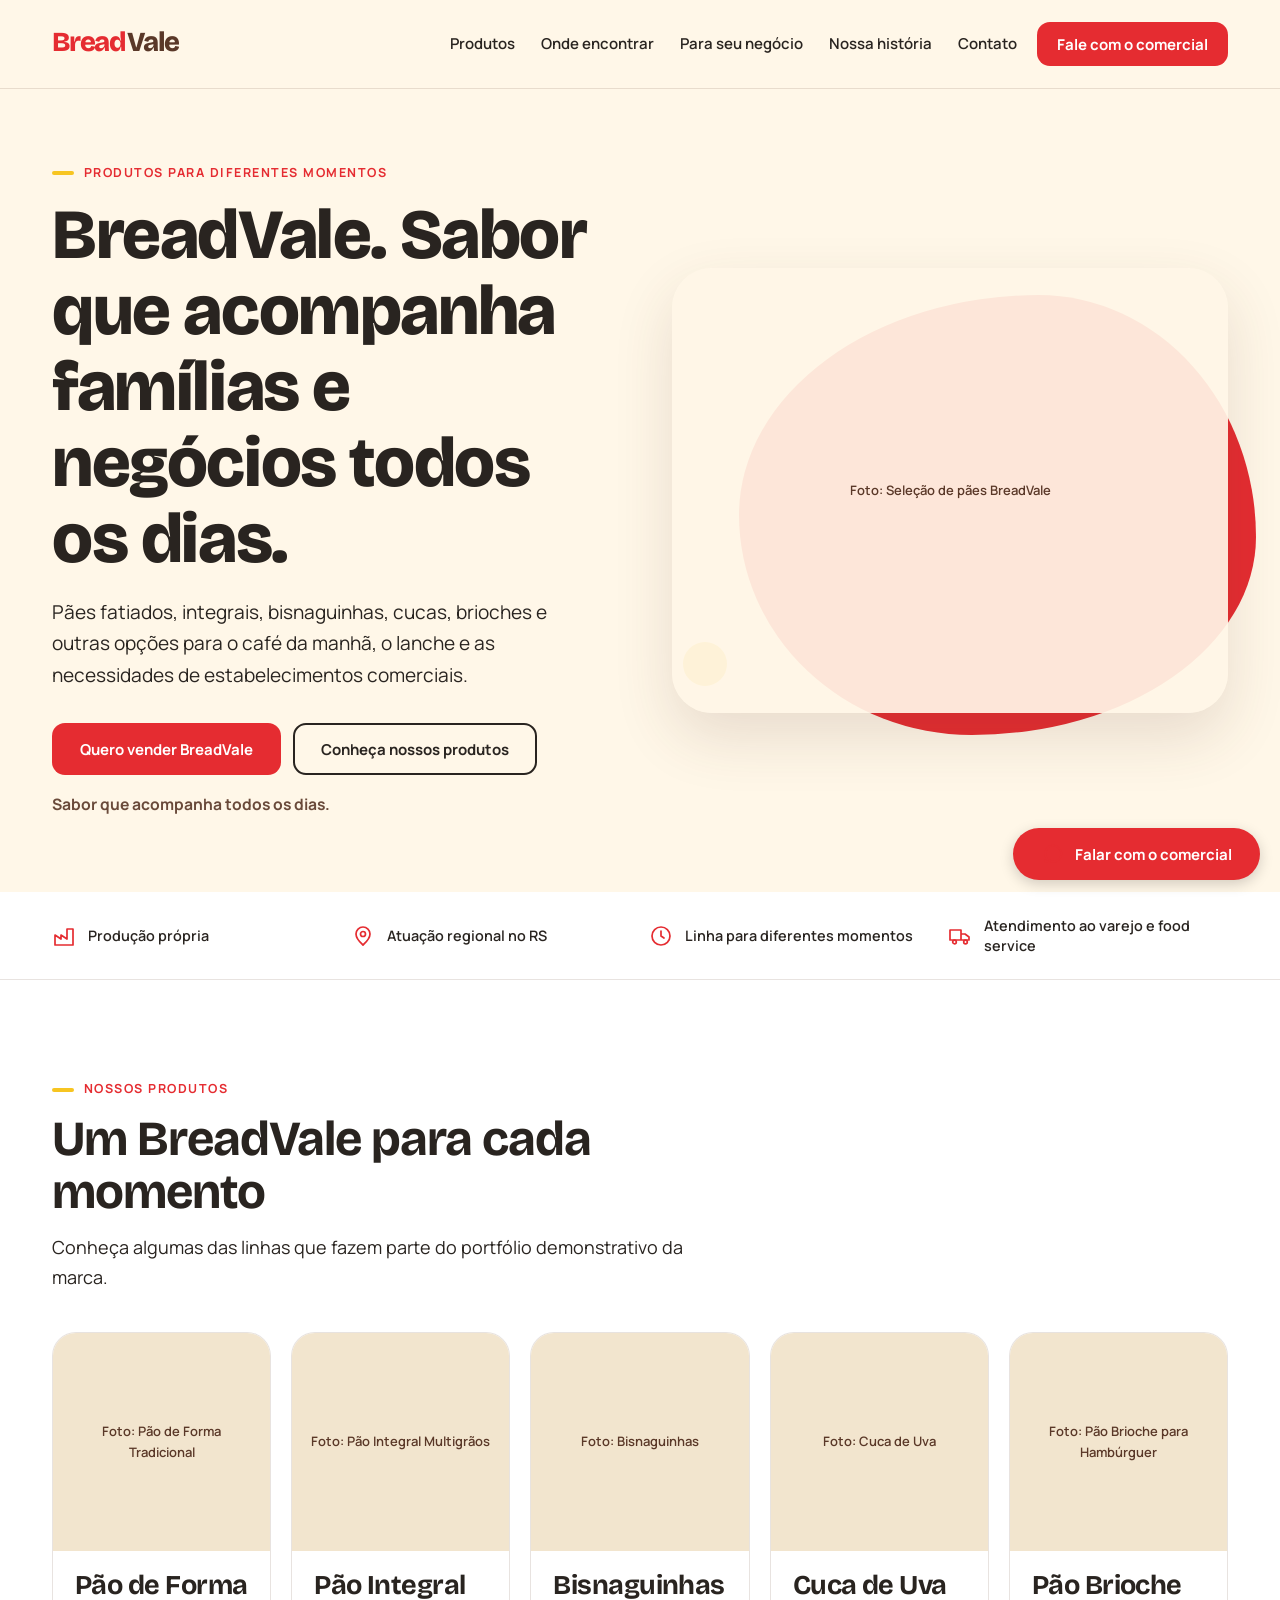
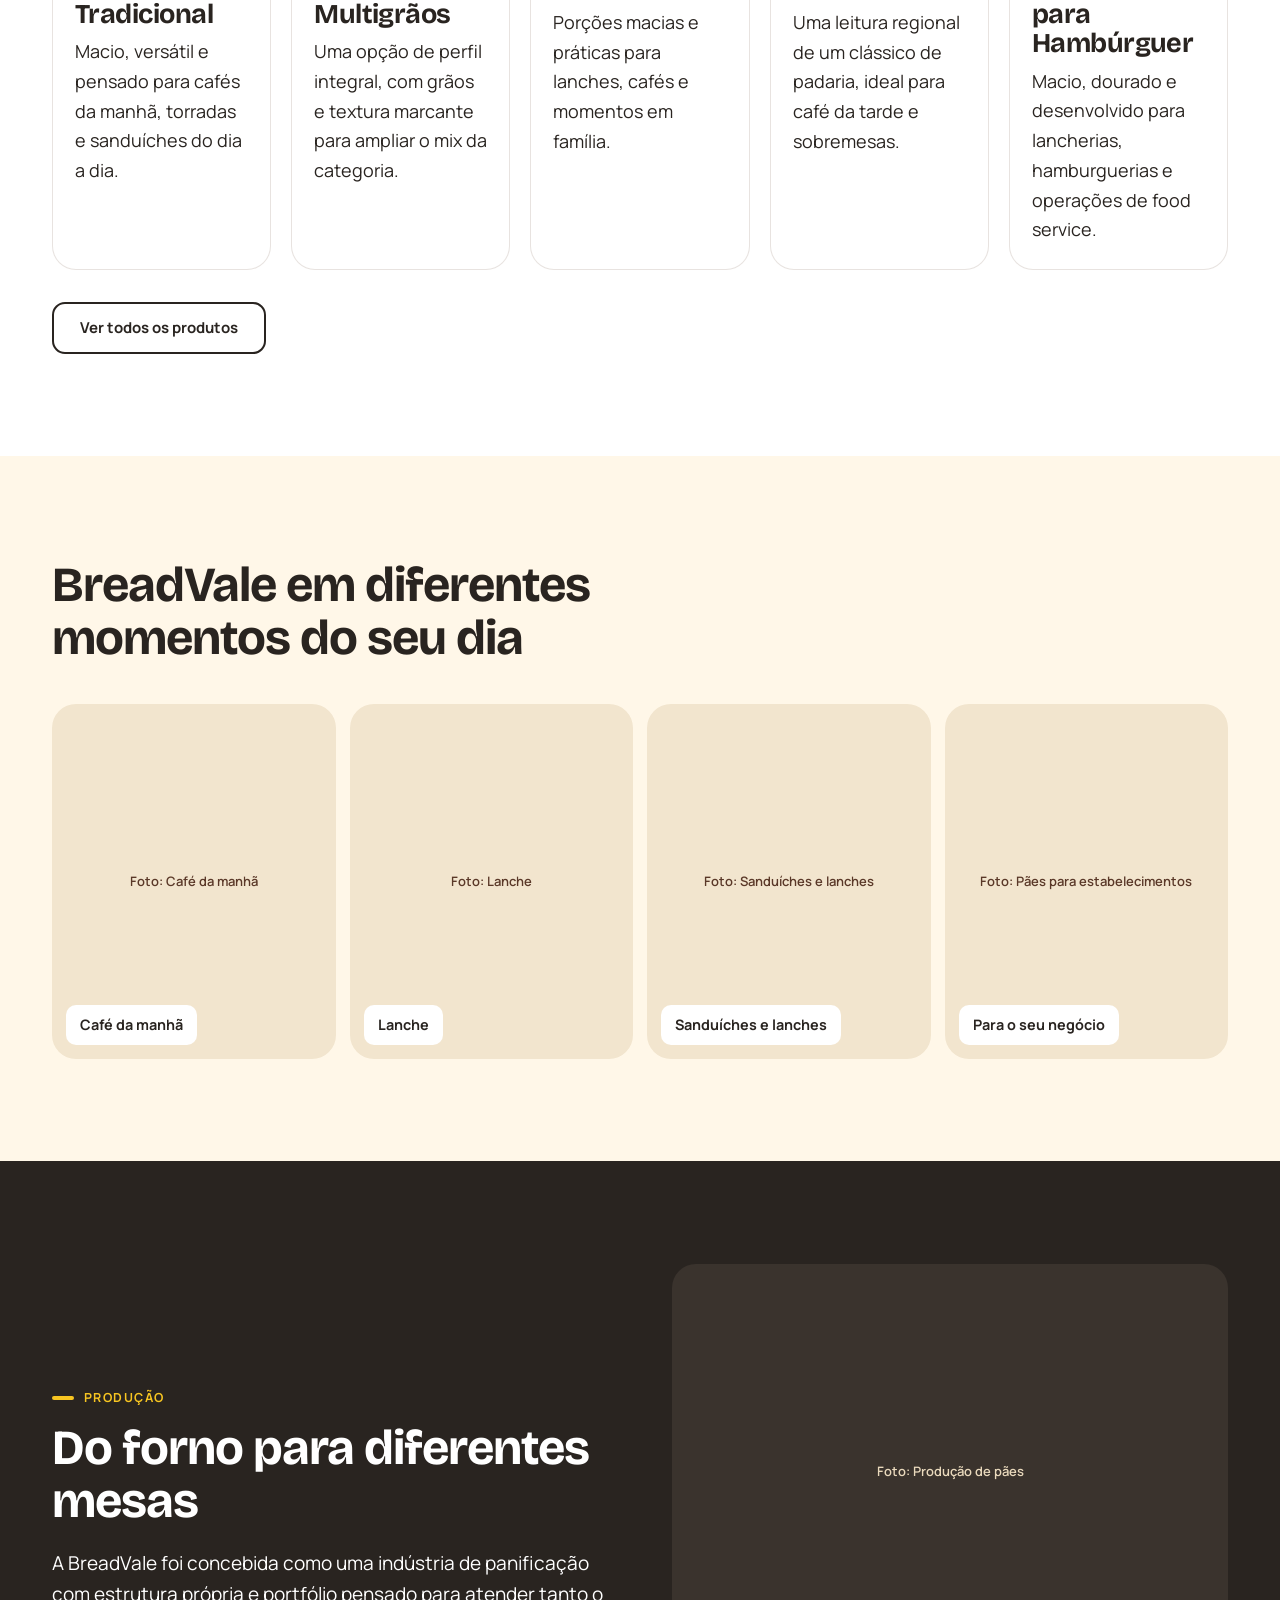
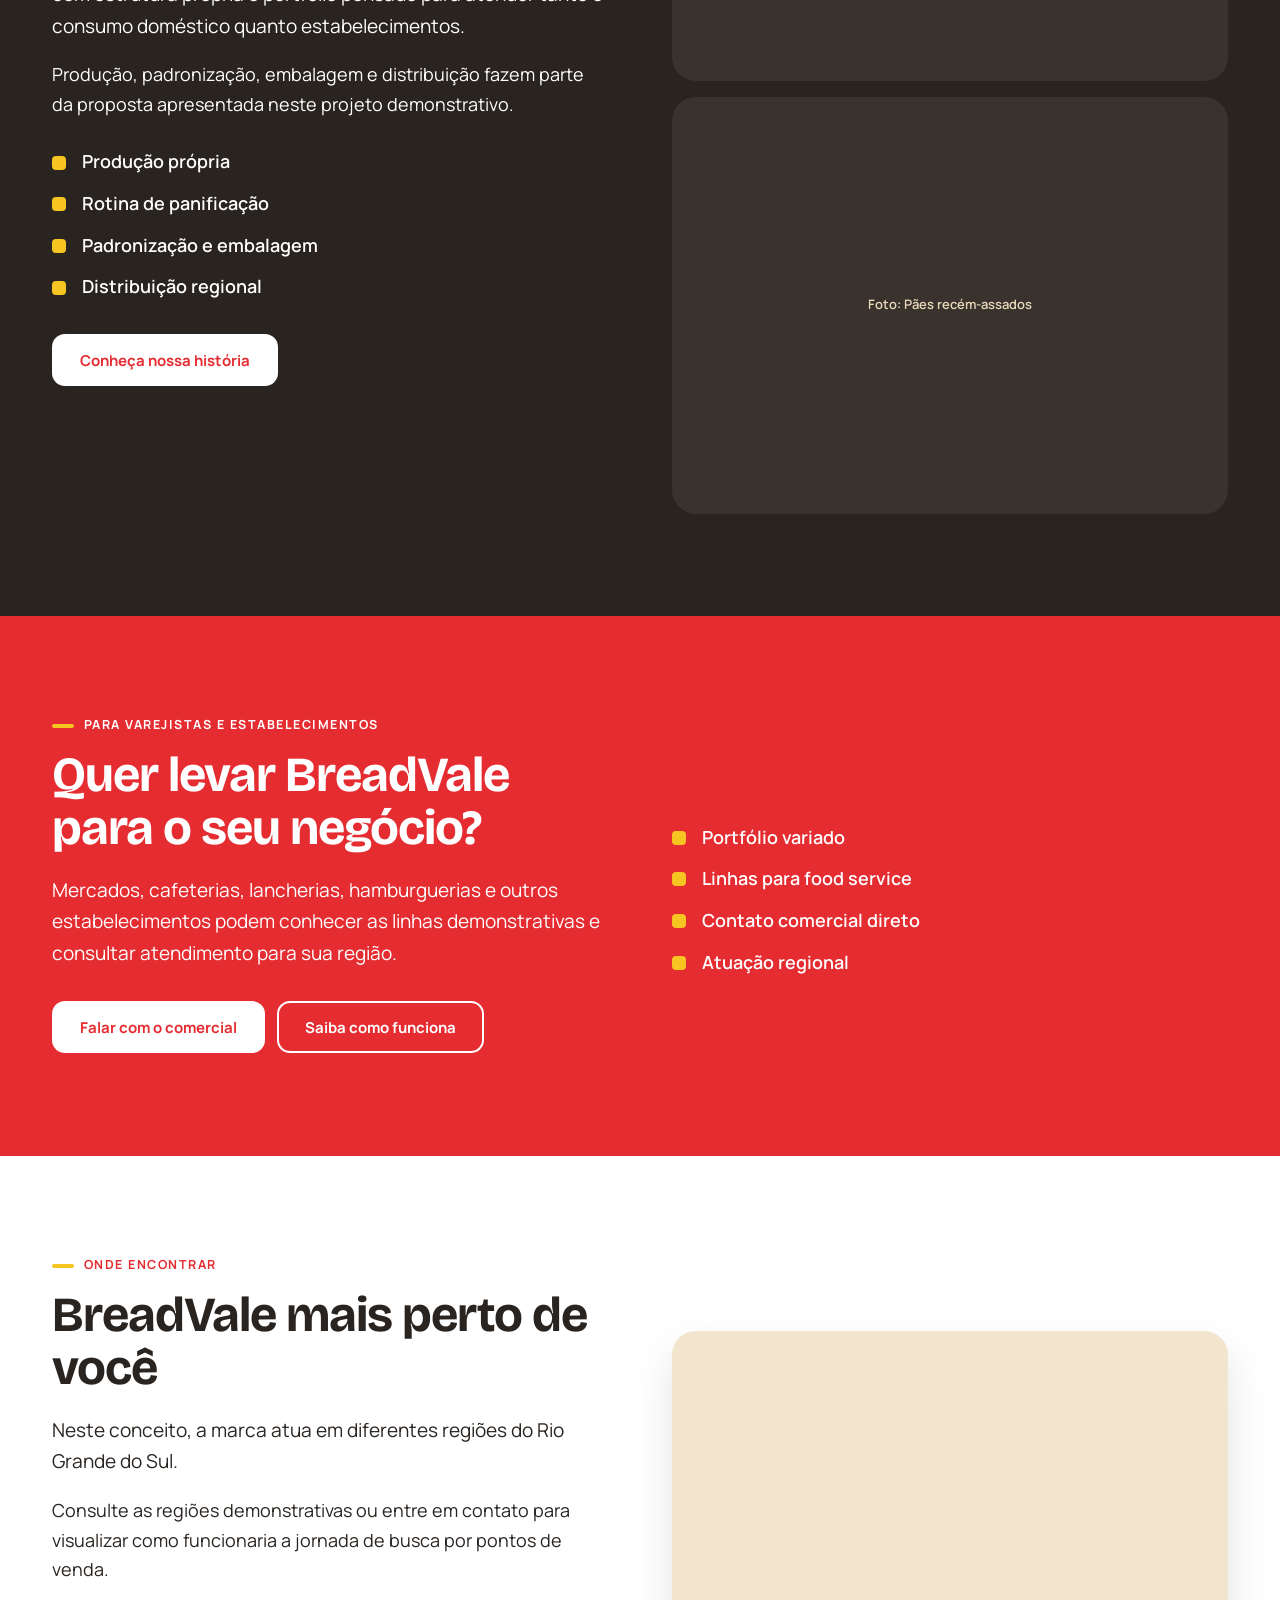
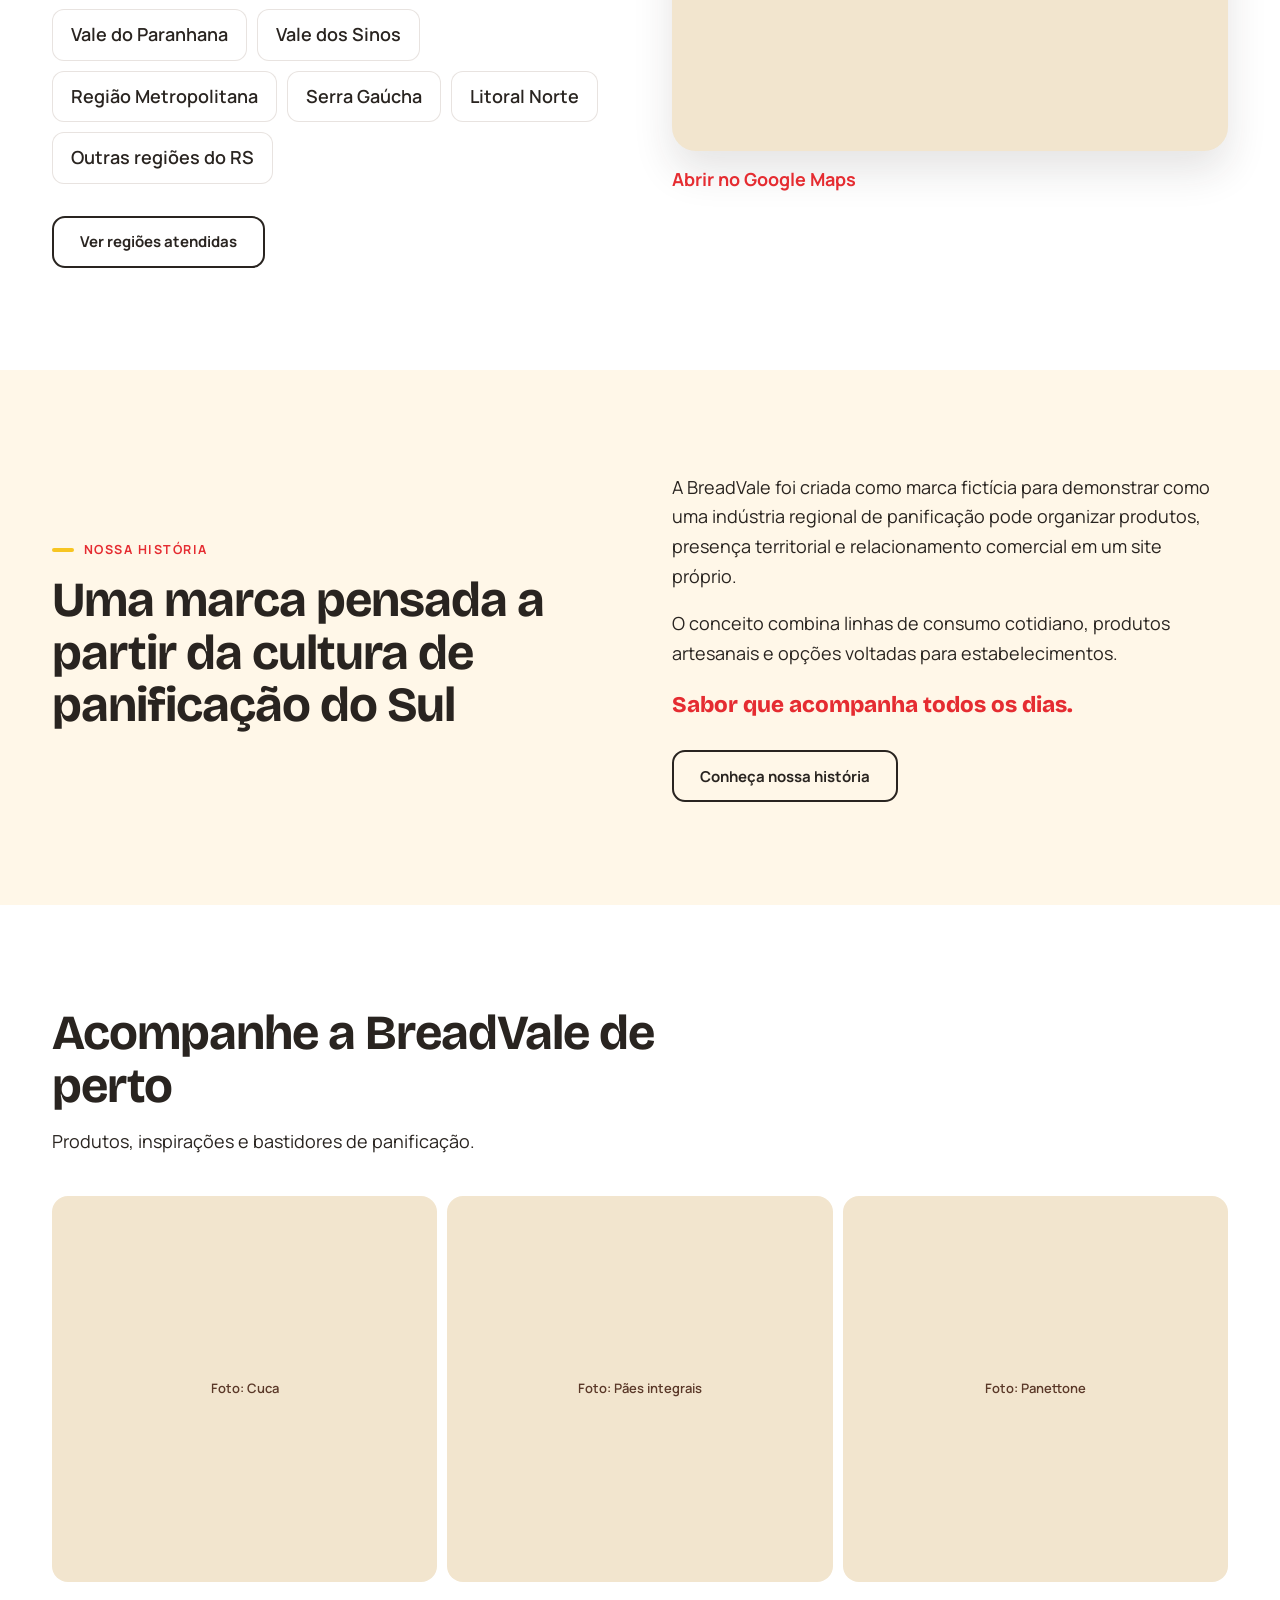
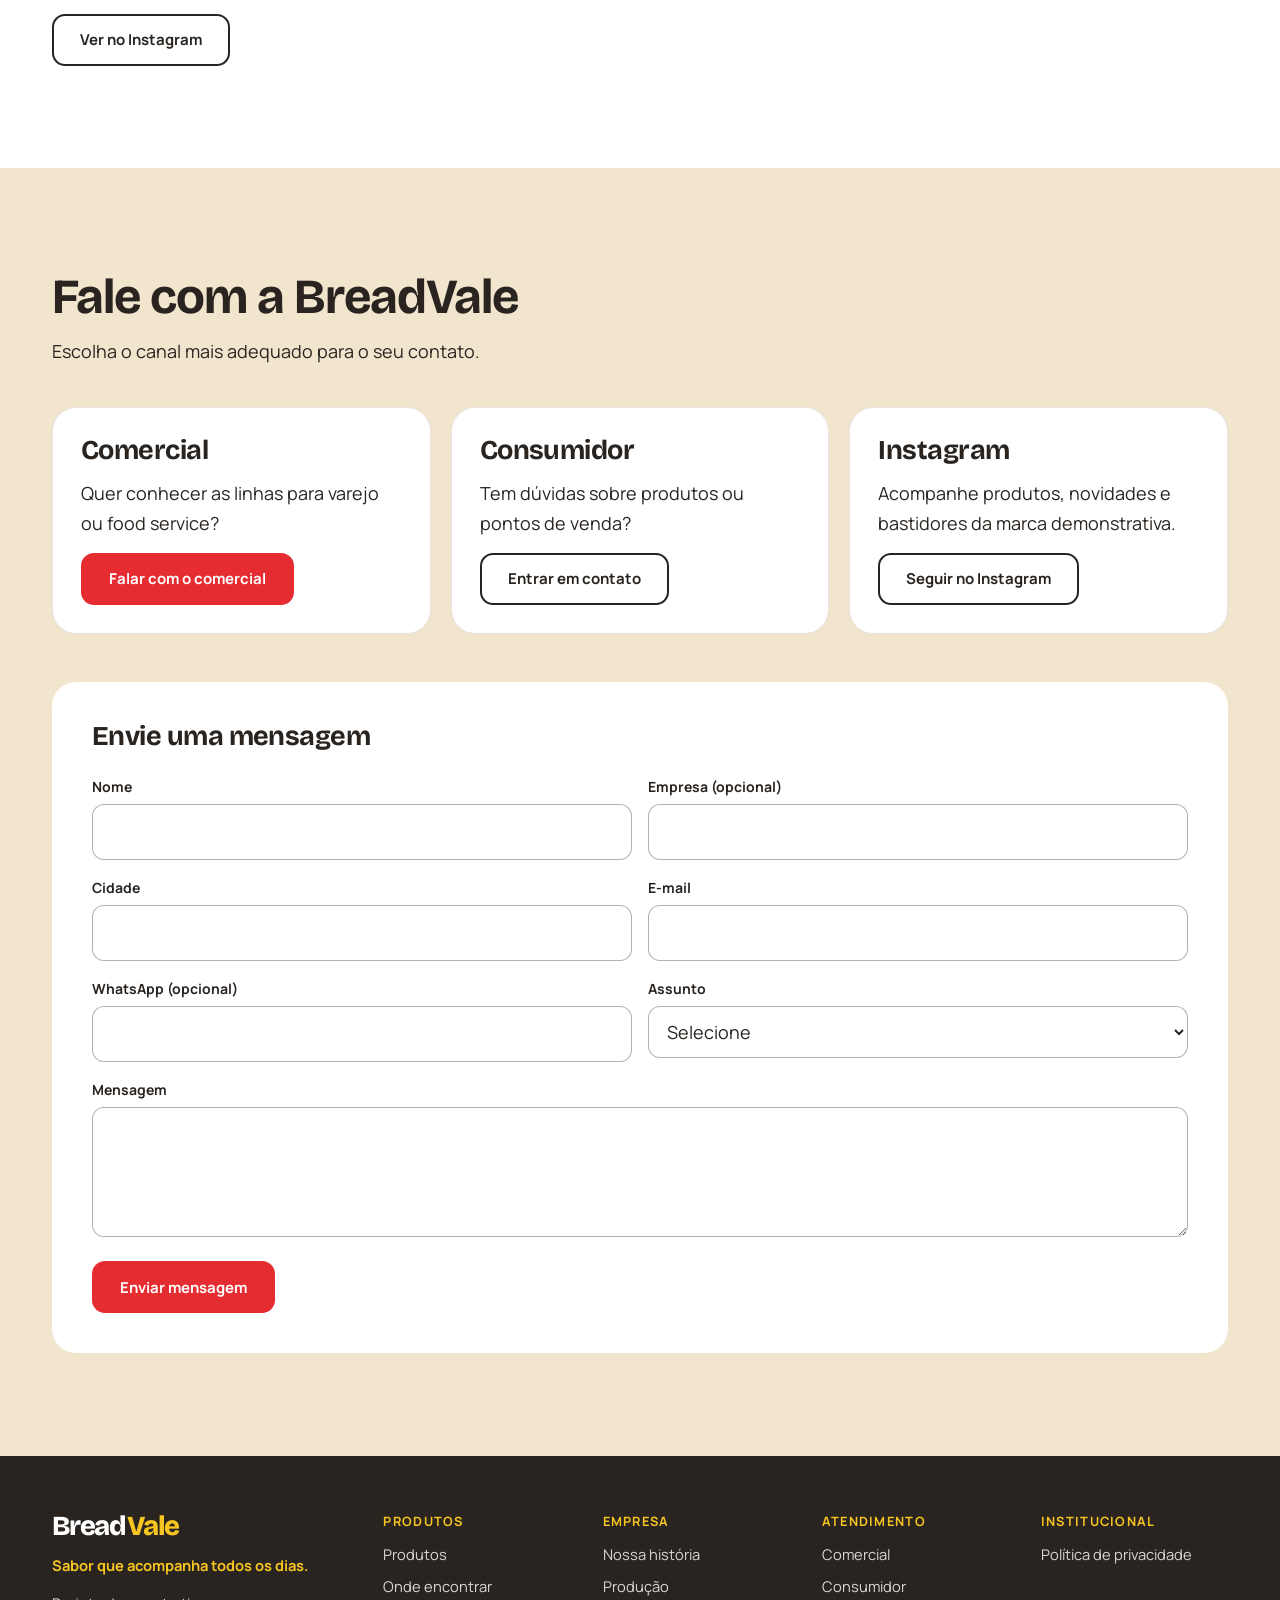
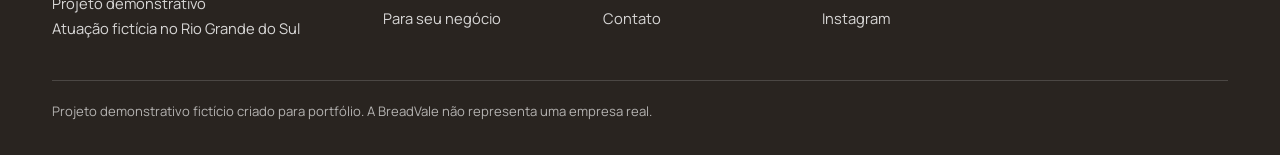
<file: index.html>
<!DOCTYPE html>
<html lang="pt-BR"><head><meta charset="utf-8"><meta name="viewport" content="width=device-width,initial-scale=1">
<title>BreadVale Alimentos | Pães e produtos de panificação</title><meta name="description" content="Conheça a BreadVale, projeto demonstrativo de uma indústria de panificação com linhas para famílias, varejo e food service.">
<link rel="canonical" href="https://SEU-DOMINIO.com.br/index.html">
<meta property="og:type" content="website"><meta property="og:locale" content="pt_BR"><meta property="og:title" content="BreadVale Alimentos | Pães e produtos de panificação"><meta property="og:description" content="Projeto demonstrativo de uma indústria de panificação com portfólio para diferentes momentos e estabelecimentos.">
<link rel="icon" href="assets/icons/favicon.svg" type="image/svg+xml"><link rel="stylesheet" href="css/styles.css"></head>
<body data-page="home"><a class="skip" href="#main">Ir para o conteúdo</a><div id="site-header"></div><main id="main">
<section class="hero"><div class="container split">
<div><p class="eyebrow">Produtos para diferentes momentos</p>
<h1>BreadVale. Sabor que acompanha famílias e negócios todos os dias.</h1>
<p class="lead">Pães fatiados, integrais, bisnaguinhas, cucas, brioches e outras opções para o café da manhã, o lanche e as necessidades de estabelecimentos comerciais.</p>
<div class="btns"><a class="btn btn-primary" href="negocio.html">Quero vender BreadVale</a><a class="btn btn-outline" href="produtos.html">Conheça nossos produtos</a></div><p class="hero-sign">Sabor que acompanha todos os dias.</p></div>
<div class="hero-art"><div class="media" data-img="hero-produtos" data-alt="Seleção de pães BreadVale" data-eager></div></div>
</div></section>
<section class="trust"><div class="container"><ul>
<li><i data-ic="factory"></i>Produção própria</li><li><i data-ic="pin"></i>Atuação regional no RS</li>
<li><i data-ic="clock"></i>Linha para diferentes momentos</li><li><i data-ic="truck"></i>Atendimento ao varejo e food service</li></ul></div></section>
<section class="section"><div class="container">
<div class="sec-head reveal"><p class="eyebrow">Nossos produtos</p><h2>Um BreadVale para cada momento</h2><p>Conheça algumas das linhas que fazem parte do portfólio demonstrativo da marca.</p></div>
<div class="cards cards-5" data-render="products" data-limit="5"></div>
<p class="more"><a class="btn btn-outline" href="produtos.html">Ver todos os produtos</a></p></div></section>
<section class="section bg-cream"><div class="container">
<div class="sec-head reveal"><h2>BreadVale em diferentes momentos do seu dia</h2></div>
<div class="moments">
<div class="media" data-img="momento-cafe" data-alt="Café da manhã"><span class="cap">Café da manhã</span></div>
<div class="media" data-img="momento-lanche" data-alt="Lanche"><span class="cap">Lanche</span></div>
<div class="media" data-img="momento-sanduiches" data-alt="Sanduíches e lanches"><span class="cap">Sanduíches e lanches</span></div>
<div class="media" data-img="momento-negocio" data-alt="Pães para estabelecimentos"><span class="cap">Para o seu negócio</span></div>
</div></div></section>
<section class="section bg-dark"><div class="container split">
<div class="reveal"><p class="eyebrow">Produção</p><h2>Do forno para diferentes mesas</h2>
<p class="lead">A BreadVale foi concebida como uma indústria de panificação com estrutura própria e portfólio pensado para atender tanto o consumo doméstico quanto estabelecimentos.</p>
<p>Produção, padronização, embalagem e distribuição fazem parte da proposta apresentada neste projeto demonstrativo.</p>
<ul class="checks"><li>Produção própria</li><li>Rotina de panificação</li><li>Padronização e embalagem</li><li>Distribuição regional</li></ul>
<p class="more"><a class="btn btn-light" href="historia.html">Conheça nossa história</a></p></div>
<div class="pair"><div class="media" data-img="fabrica-01" data-alt="Produção de pães"></div><div class="media" data-img="fabrica-02" data-alt="Pães recém-assados"></div></div>
</div></section>
<section class="section bg-red"><div class="container split">
<div><p class="eyebrow">Para varejistas e estabelecimentos</p><h2>Quer levar BreadVale para o seu negócio?</h2>
<p class="lead">Mercados, cafeterias, lancherias, hamburguerias e outros estabelecimentos podem conhecer as linhas demonstrativas e consultar atendimento para sua região.</p>
<div class="btns"><a class="btn btn-light" data-wa href="#">Falar com o comercial</a><a class="btn btn-outline-light" href="negocio.html">Saiba como funciona</a></div></div>
<ul class="checks"><li>Portfólio variado</li><li>Linhas para food service</li><li>Contato comercial direto</li><li>Atuação regional</li></ul>
</div></section>
<section class="section"><div class="container split">
<div class="reveal"><p class="eyebrow">Onde encontrar</p><h2>BreadVale mais perto de você</h2>
<p class="lead">Neste conceito, a marca atua em diferentes regiões do Rio Grande do Sul.</p>
<p>Consulte as regiões demonstrativas ou entre em contato para visualizar como funcionaria a jornada de busca por pontos de venda.</p>
<ul class="chips" data-render="regions"></ul>
<p class="more"><a class="btn btn-outline" href="onde-encontrar.html">Ver regiões atendidas</a></p></div>
<div class="map-wrap"><iframe class="map-embed" title="Mapa demonstrativo da BreadVale" loading="lazy" referrerpolicy="no-referrer-when-downgrade" src="https://www.google.com/maps?q=Rio%20Grande%20do%20Sul%2C%20Brasil&output=embed"></iframe><a class="map-link" href="https://www.google.com/maps/search/?api=1&query=Rio+Grande+do+Sul,+Brasil" target="_blank" rel="noopener">Abrir no Google Maps</a></div>
</div></section>
<section class="section bg-cream"><div class="container split">
<div class="reveal"><p class="eyebrow">Nossa história</p><h2>Uma marca pensada a partir da cultura de panificação do Sul</h2></div>
<div class="reveal"><p>A BreadVale foi criada como marca fictícia para demonstrar como uma indústria regional de panificação pode organizar produtos, presença territorial e relacionamento comercial em um site próprio.</p>
<p>O conceito combina linhas de consumo cotidiano, produtos artesanais e opções voltadas para estabelecimentos.</p>
<p class="sign">Sabor que acompanha todos os dias.</p>
<p class="more"><a class="btn btn-outline" href="historia.html">Conheça nossa história</a></p></div>
</div></section>
<section class="section"><div class="container">
<div class="sec-head reveal"><h2>Acompanhe a BreadVale de perto</h2><p>Produtos, inspirações e bastidores de panificação.</p></div>
<div class="insta"><div class="media" data-img="insta-01" data-alt="Cuca"><span class="sr-only"></span></div><div class="media" data-img="insta-02" data-alt="Pães integrais"></div><div class="media" data-img="insta-03" data-alt="Panettone"></div></div>
<p class="more"><a class="btn btn-outline" data-ig href="#">Ver no Instagram</a></p></div></section>
<section class="section bg-beige"><div class="container">
<div class="sec-head reveal"><h2>Fale com a BreadVale</h2><p>Escolha o canal mais adequado para o seu contato.</p></div>
<div class="routes">
<div class="route"><h3>Comercial</h3><p>Quer conhecer as linhas para varejo ou food service?</p><a class="btn btn-primary" data-wa href="#">Falar com o comercial</a></div>
<div class="route"><h3>Consumidor</h3><p>Tem dúvidas sobre produtos ou pontos de venda?</p><a class="btn btn-outline" href="contato.html#formulario">Entrar em contato</a></div>
<div class="route"><h3>Instagram</h3><p>Acompanhe produtos, novidades e bastidores da marca demonstrativa.</p><a class="btn btn-outline" data-ig href="#">Seguir no Instagram</a></div></div>
<div class="formbox" id="formulario"><h3>Envie uma mensagem</h3><div data-render="form"></div></div>
</div></section>
</main><div id="site-footer"></div><script src="js/script.js"></script></body></html>
</file>
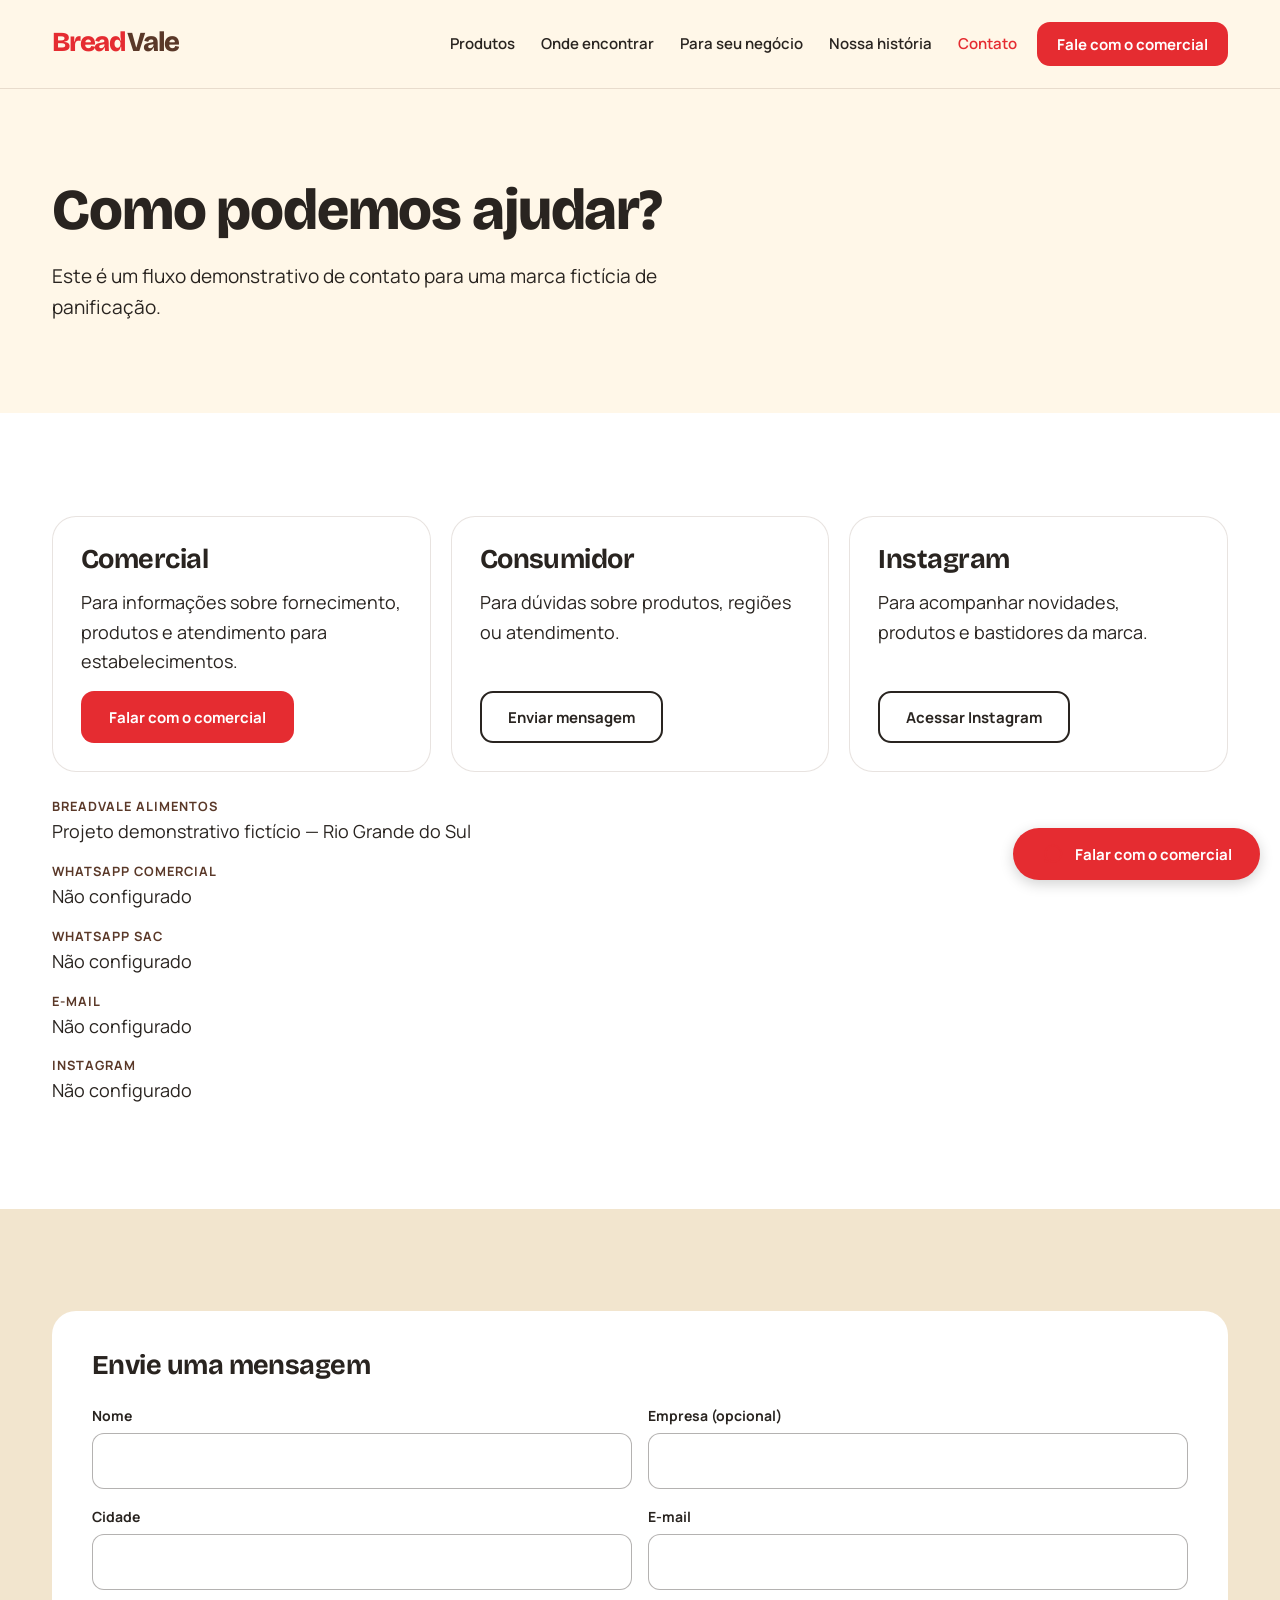
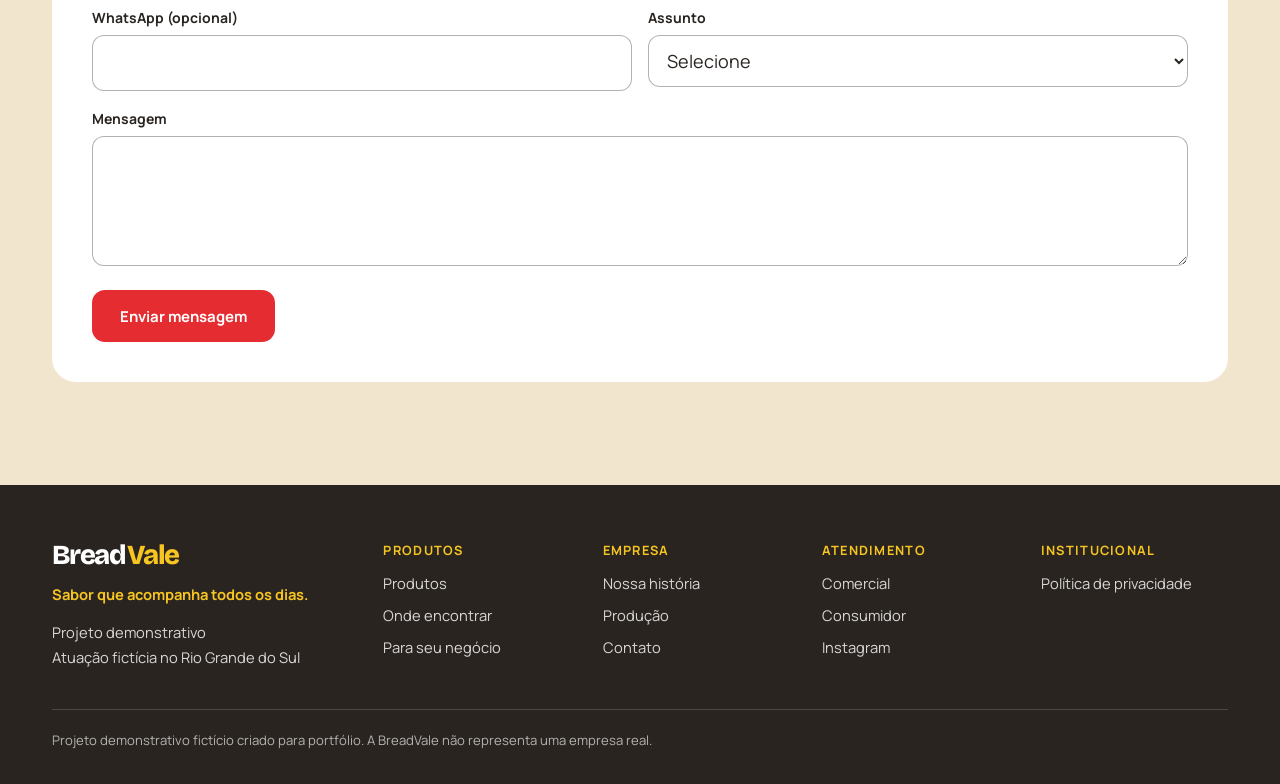
<file: contato.html>
<!DOCTYPE html>
<html lang="pt-BR"><head><meta charset="utf-8"><meta name="viewport" content="width=device-width,initial-scale=1">
<title>Contato | BreadVale Alimentos</title><meta name="description" content="Canais demonstrativos de contato comercial, consumidor e Instagram da BreadVale.">
<link rel="canonical" href="https://SEU-DOMINIO.com.br/contato.html">
<meta property="og:type" content="website"><meta property="og:locale" content="pt_BR"><meta property="og:title" content="Contato | BreadVale Alimentos"><meta property="og:description" content="Canais demonstrativos de contato da BreadVale.">
<link rel="icon" href="assets/icons/favicon.svg" type="image/svg+xml"><link rel="stylesheet" href="css/styles.css"></head>
<body data-page="contato"><a class="skip" href="#main">Ir para o conteúdo</a><div id="site-header"></div><main id="main">
<section class="page-hero"><div class="container"><h1>Como podemos ajudar?</h1><p class="lead">Este é um fluxo demonstrativo de contato para uma marca fictícia de panificação.</p></div></section>
<section class="section"><div class="container">
<div class="routes">
<div class="route"><h3>Comercial</h3><p>Para informações sobre fornecimento, produtos e atendimento para estabelecimentos.</p><a class="btn btn-primary" data-wa href="#">Falar com o comercial</a></div>
<div class="route"><h3>Consumidor</h3><p>Para dúvidas sobre produtos, regiões ou atendimento.</p><a class="btn btn-outline" href="#formulario">Enviar mensagem</a></div>
<div class="route"><h3>Instagram</h3><p>Para acompanhar novidades, produtos e bastidores da marca.</p><a class="btn btn-outline" data-ig href="#">Acessar Instagram</a></div></div>
<ul class="info"><li><b>BreadVale Alimentos</b>Projeto demonstrativo fictício — Rio Grande do Sul</li><li><b>WhatsApp comercial</b>Não configurado</li><li><b>WhatsApp SAC</b>Não configurado</li><li><b>E-mail</b>Não configurado</li><li><b>Instagram</b>Não configurado</li></ul>
</div></section>
<section class="section bg-beige"><div class="container"><div class="formbox" id="formulario" style="margin-top:0"><h3>Envie uma mensagem</h3><div data-render="form"></div></div></div></section>
</main><div id="site-footer"></div><script src="js/script.js"></script></body></html>
</file>
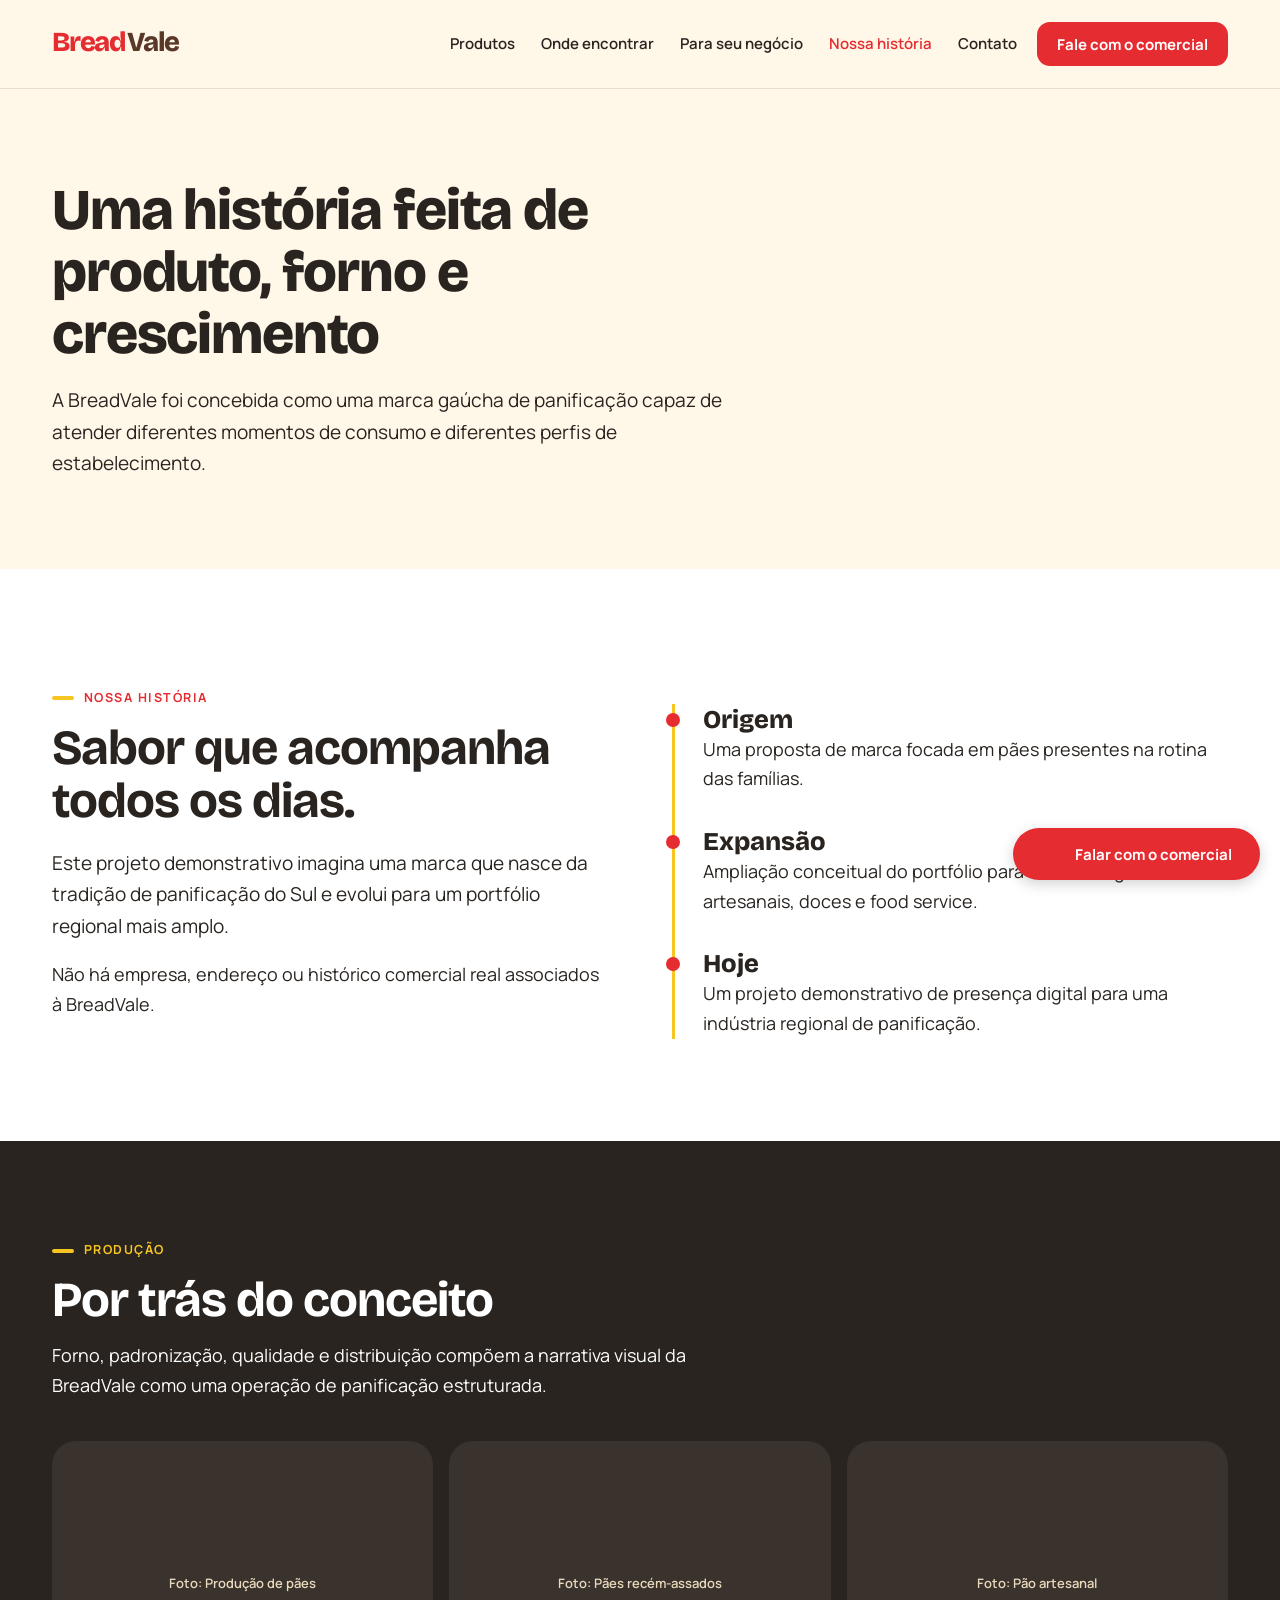
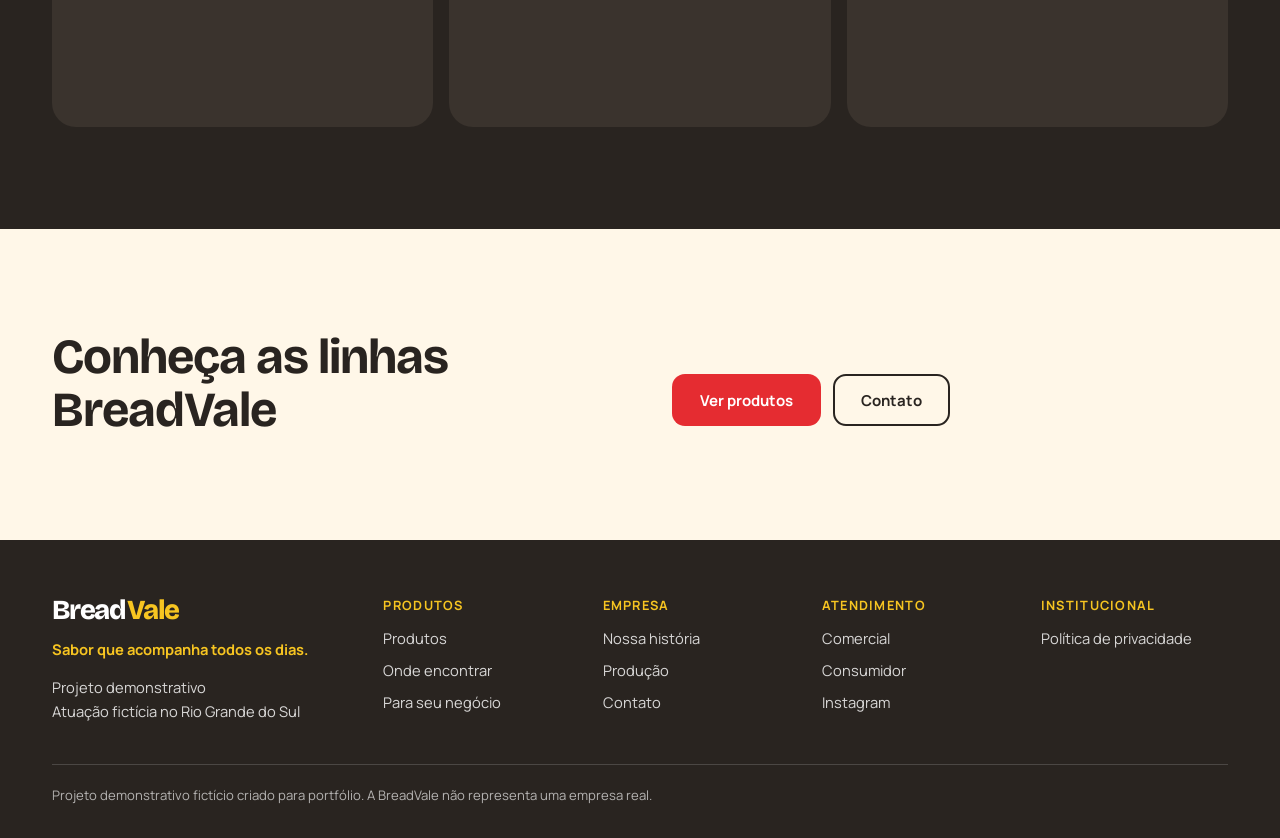
<file: historia.html>
<!DOCTYPE html>
<html lang="pt-BR"><head><meta charset="utf-8"><meta name="viewport" content="width=device-width,initial-scale=1">
<title>Nossa história | BreadVale Alimentos</title><meta name="description" content="Conheça o conceito da BreadVale, marca fictícia de panificação criada para demonstrar uma operação regional de varejo e food service.">
<link rel="canonical" href="https://SEU-DOMINIO.com.br/historia.html">
<meta property="og:type" content="website"><meta property="og:locale" content="pt_BR"><meta property="og:title" content="Nossa história | BreadVale Alimentos"><meta property="og:description" content="Conceito de uma marca regional de panificação voltada a famílias e estabelecimentos.">
<link rel="icon" href="assets/icons/favicon.svg" type="image/svg+xml"><link rel="stylesheet" href="css/styles.css"></head>
<body data-page="historia"><a class="skip" href="#main">Ir para o conteúdo</a><div id="site-header"></div><main id="main">
<section class="page-hero"><div class="container"><h1>Uma história feita de produto, forno e crescimento</h1><p class="lead">A BreadVale foi concebida como uma marca gaúcha de panificação capaz de atender diferentes momentos de consumo e diferentes perfis de estabelecimento.</p></div></section>
<section class="section"><div class="container split">
<div class="reveal"><p class="eyebrow">Nossa história</p><h2>Sabor que acompanha todos os dias.</h2>
<p class="lead">Este projeto demonstrativo imagina uma marca que nasce da tradição de panificação do Sul e evolui para um portfólio regional mais amplo.</p>
<p>Não há empresa, endereço ou histórico comercial real associados à BreadVale.</p></div>
<ol class="timeline"><li><b>Origem</b>Uma proposta de marca focada em pães presentes na rotina das famílias.</li><li><b>Expansão</b>Ampliação conceitual do portfólio para linhas integrais, artesanais, doces e food service.</li><li><b>Hoje</b>Um projeto demonstrativo de presença digital para uma indústria regional de panificação.</li></ol>
</div></section>
<section class="section bg-dark" id="producao"><div class="container"><div class="sec-head"><p class="eyebrow">Produção</p><h2>Por trás do conceito</h2><p>Forno, padronização, qualidade e distribuição compõem a narrativa visual da BreadVale como uma operação de panificação estruturada.</p></div>
<div class="gallery"><div class="media" data-img="fabrica-01" data-alt="Produção de pães"></div><div class="media" data-img="fabrica-02" data-alt="Pães recém-assados"></div><div class="media" data-img="fabrica-03" data-alt="Pão artesanal"></div></div></div></section>
<section class="section bg-cream"><div class="container split"><h2>Conheça as linhas BreadVale</h2><div class="btns"><a class="btn btn-primary" href="produtos.html">Ver produtos</a><a class="btn btn-outline" href="contato.html">Contato</a></div></div></section>
</main><div id="site-footer"></div><script src="js/script.js"></script></body></html>
</file>
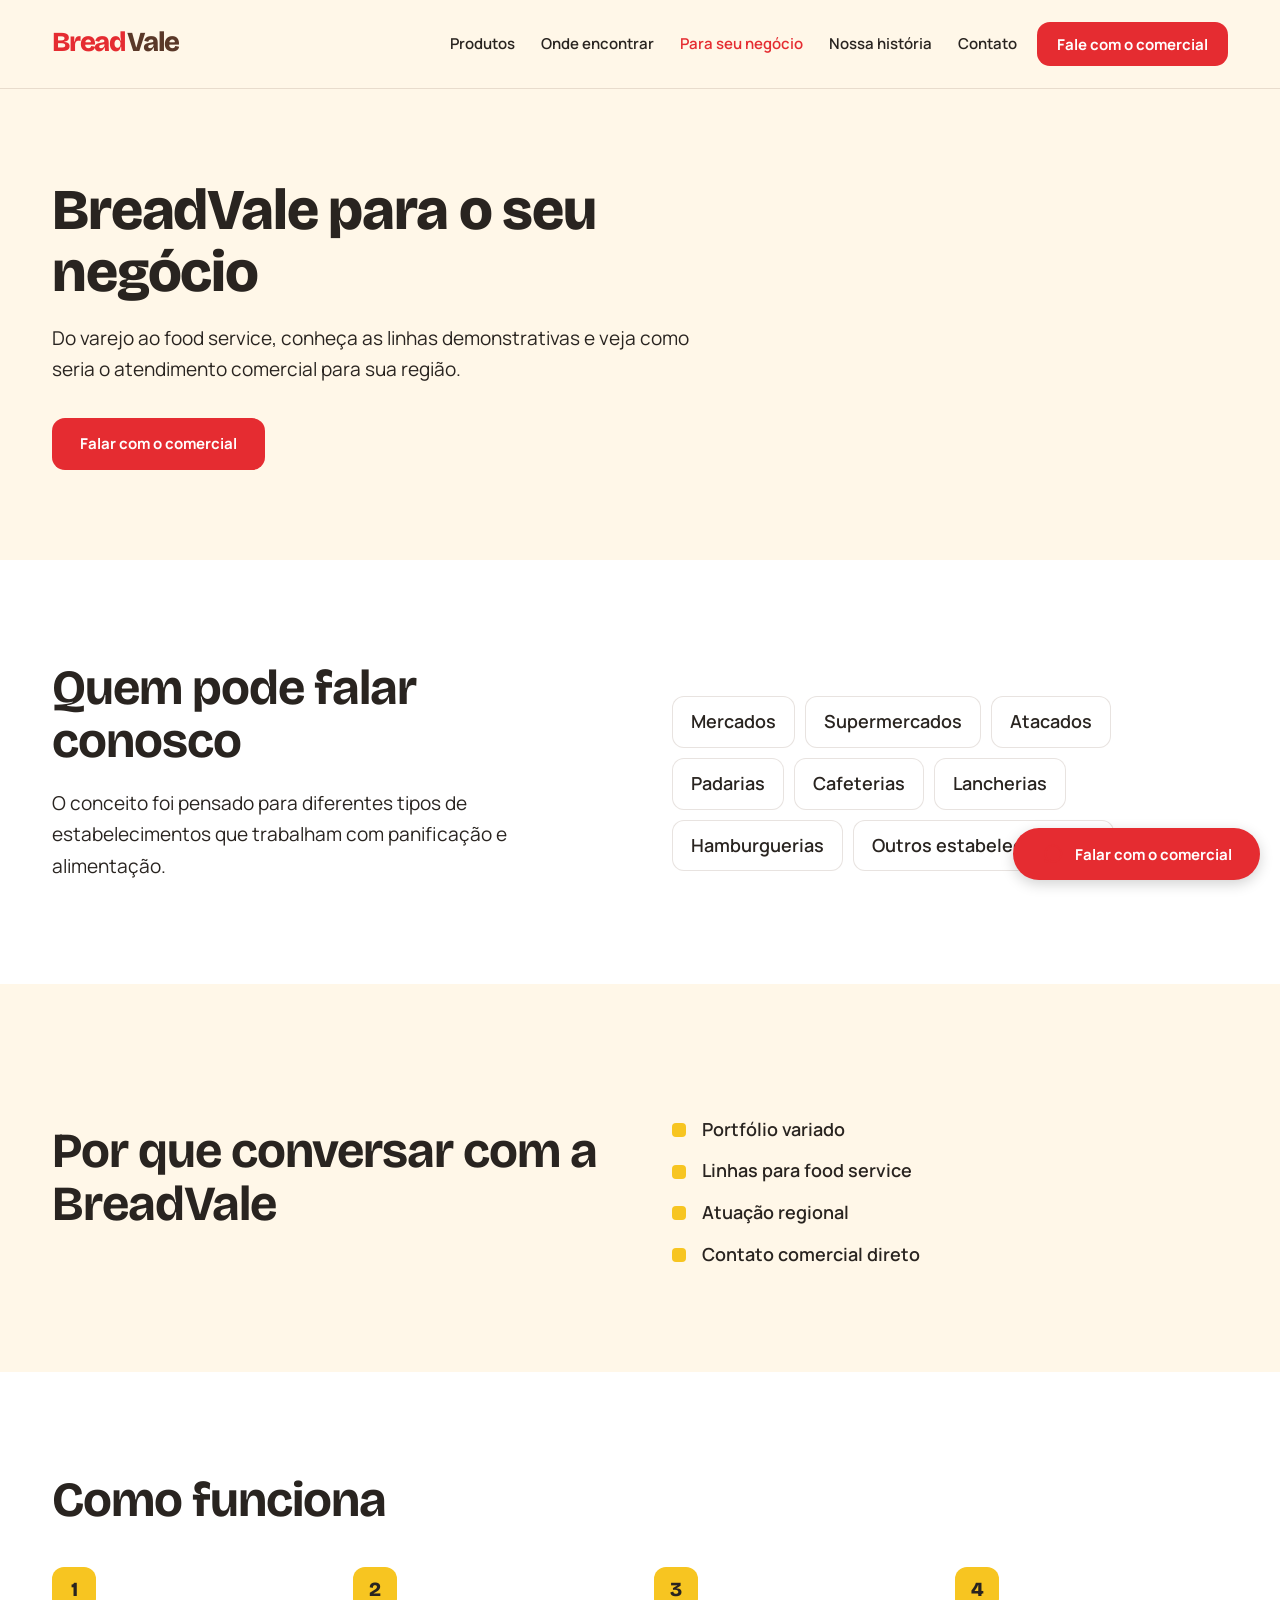
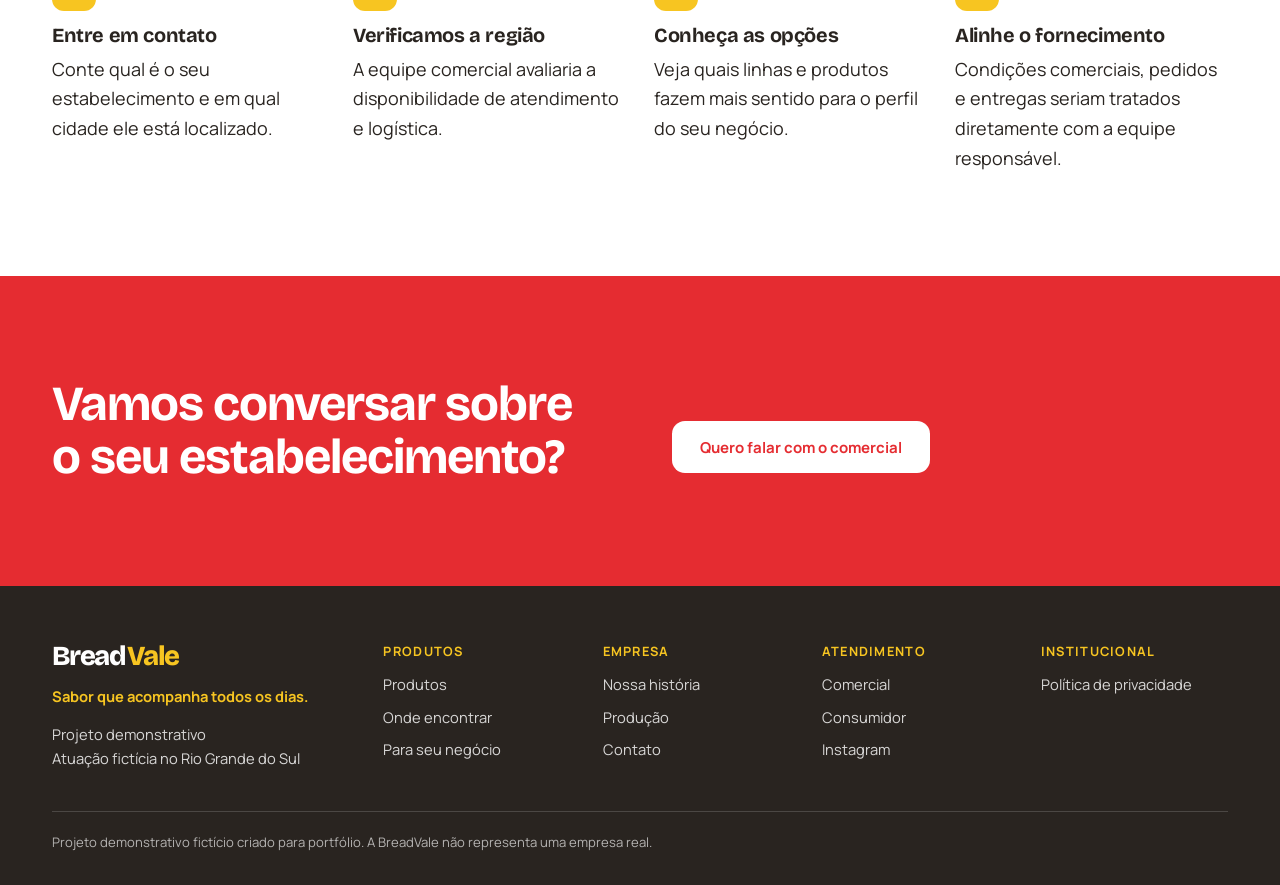
<file: negocio.html>
<!DOCTYPE html>
<html lang="pt-BR"><head><meta charset="utf-8"><meta name="viewport" content="width=device-width,initial-scale=1">
<title>BreadVale para seu negócio | Atendimento comercial</title><meta name="description" content="Conheça as linhas BreadVale para varejo e food service e veja como funcionaria o atendimento comercial regional.">
<link rel="canonical" href="https://SEU-DOMINIO.com.br/negocio.html">
<meta property="og:type" content="website"><meta property="og:locale" content="pt_BR"><meta property="og:title" content="BreadVale para seu negócio | Atendimento comercial"><meta property="og:description" content="Portfólio demonstrativo para mercados, cafeterias, lancherias e outros estabelecimentos.">
<link rel="icon" href="assets/icons/favicon.svg" type="image/svg+xml"><link rel="stylesheet" href="css/styles.css"></head>
<body data-page="negocio"><a class="skip" href="#main">Ir para o conteúdo</a><div id="site-header"></div><main id="main">
<section class="page-hero"><div class="container"><h1>BreadVale para o seu negócio</h1><p class="lead">Do varejo ao food service, conheça as linhas demonstrativas e veja como seria o atendimento comercial para sua região.</p><div class="btns"><a class="btn btn-primary" data-wa href="#">Falar com o comercial</a></div></div></section>
<section class="section"><div class="container split">
<div class="reveal"><h2>Quem pode falar conosco</h2><p class="lead">O conceito foi pensado para diferentes tipos de estabelecimentos que trabalham com panificação e alimentação.</p></div>
<ul class="chips"><li>Mercados</li><li>Supermercados</li><li>Atacados</li><li>Padarias</li><li>Cafeterias</li><li>Lancherias</li><li>Hamburguerias</li><li>Outros estabelecimentos</li></ul></div></section>
<section class="section bg-cream"><div class="container split"><div class="reveal"><h2>Por que conversar com a BreadVale</h2></div>
<ul class="checks"><li>Portfólio variado</li><li>Linhas para food service</li><li>Atuação regional</li><li>Contato comercial direto</li></ul></div></section>
<section class="section"><div class="container"><div class="sec-head reveal"><h2>Como funciona</h2></div>
<ol class="steps">
<li><h3>Entre em contato</h3><p>Conte qual é o seu estabelecimento e em qual cidade ele está localizado.</p></li>
<li><h3>Verificamos a região</h3><p>A equipe comercial avaliaria a disponibilidade de atendimento e logística.</p></li>
<li><h3>Conheça as opções</h3><p>Veja quais linhas e produtos fazem mais sentido para o perfil do seu negócio.</p></li>
<li><h3>Alinhe o fornecimento</h3><p>Condições comerciais, pedidos e entregas seriam tratados diretamente com a equipe responsável.</p></li></ol></div></section>
<section class="section bg-red"><div class="container split"><h2>Vamos conversar sobre o seu estabelecimento?</h2><div class="btns"><a class="btn btn-light" data-wa href="#">Quero falar com o comercial</a></div></div></section>
</main><div id="site-footer"></div><script src="js/script.js"></script></body></html>
</file>
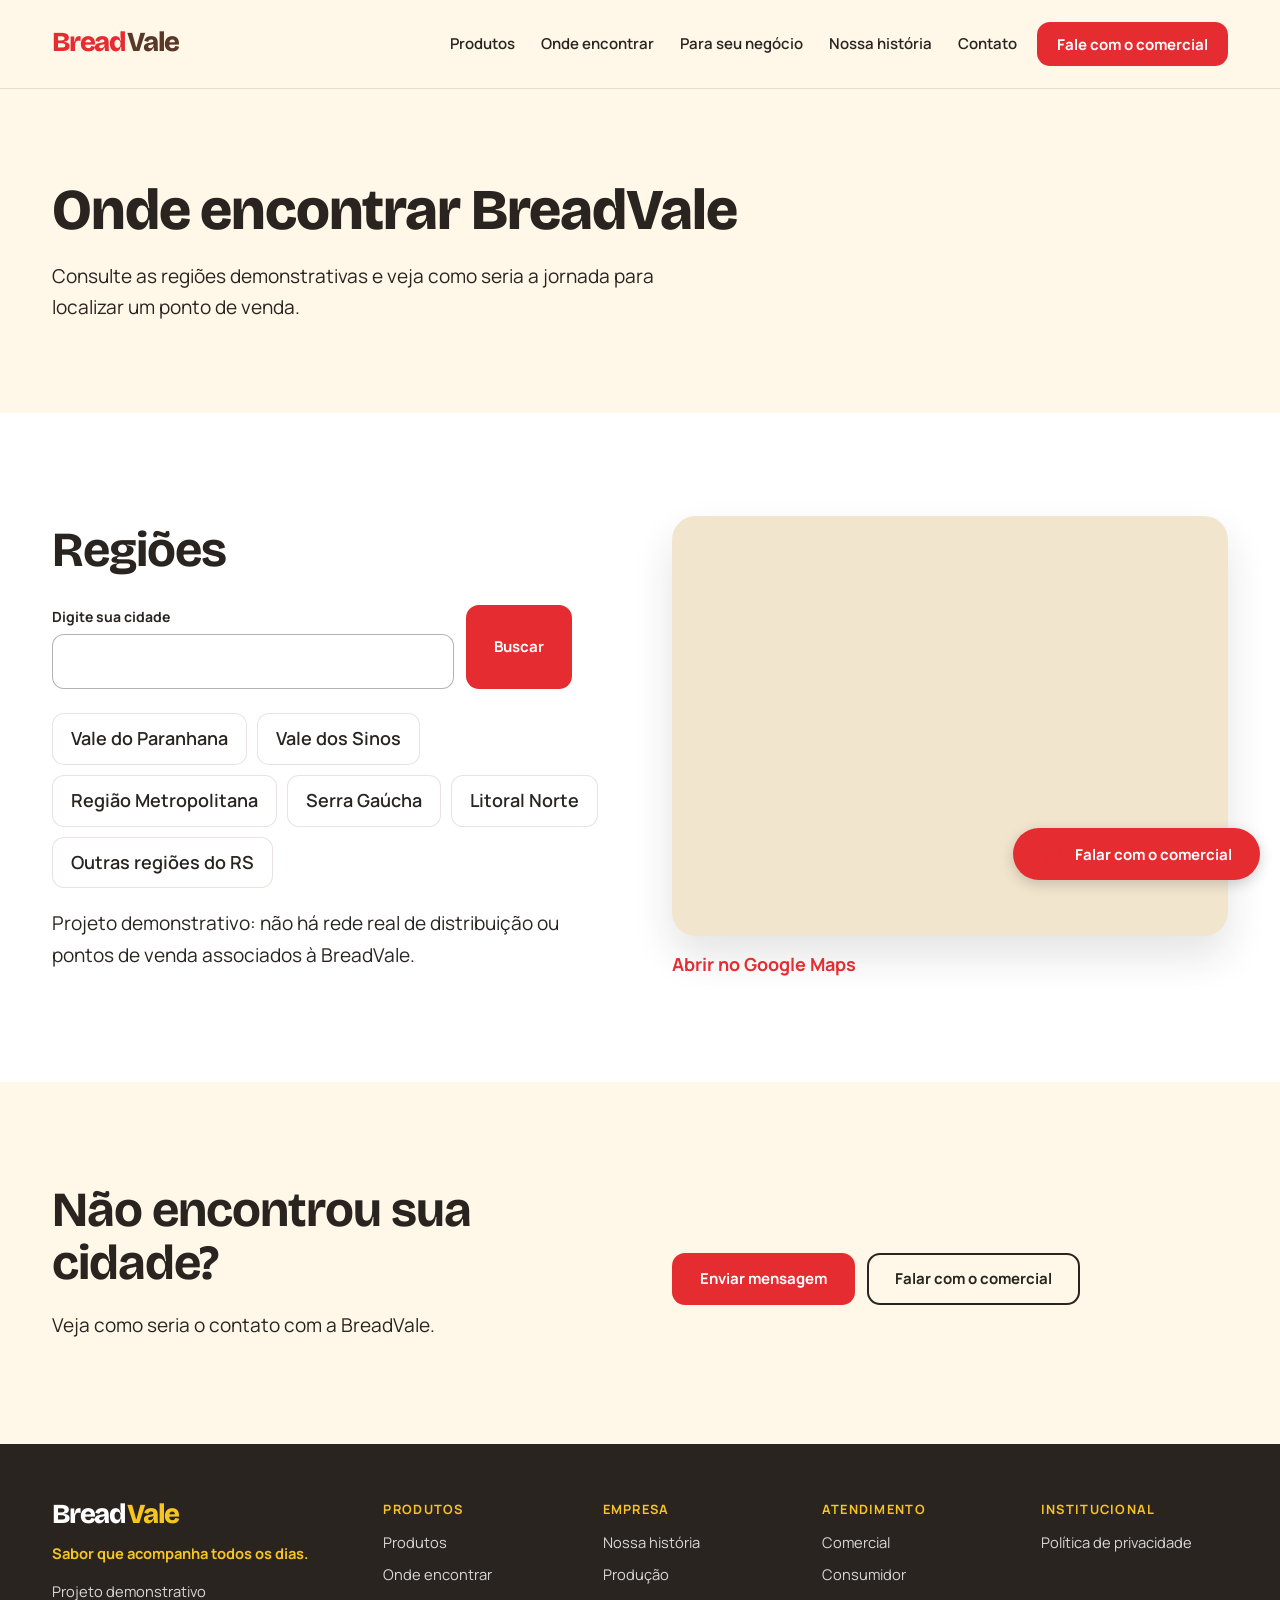
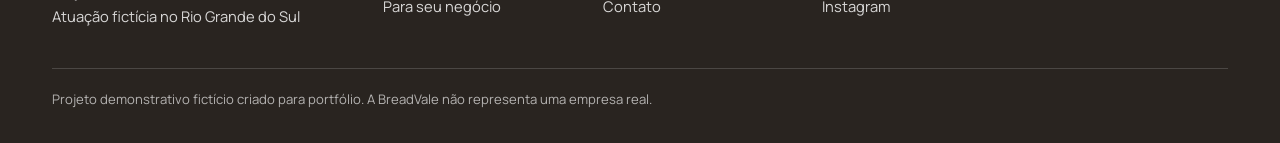
<file: onde-encontrar.html>
<!DOCTYPE html>
<html lang="pt-BR"><head><meta charset="utf-8"><meta name="viewport" content="width=device-width,initial-scale=1">
<title>Onde encontrar BreadVale</title><meta name="description" content="Veja as regiões demonstrativas de presença da BreadVale no Rio Grande do Sul e como funcionaria a busca por pontos de venda.">
<link rel="canonical" href="https://SEU-DOMINIO.com.br/onde-encontrar.html">
<meta property="og:type" content="website"><meta property="og:locale" content="pt_BR"><meta property="og:title" content="Onde encontrar BreadVale"><meta property="og:description" content="Regiões demonstrativas de presença da BreadVale no Rio Grande do Sul.">
<link rel="icon" href="assets/icons/favicon.svg" type="image/svg+xml"><link rel="stylesheet" href="css/styles.css"></head>
<body data-page="onde"><a class="skip" href="#main">Ir para o conteúdo</a><div id="site-header"></div><main id="main">
<section class="page-hero"><div class="container"><h1>Onde encontrar BreadVale</h1><p class="lead">Consulte as regiões demonstrativas e veja como seria a jornada para localizar um ponto de venda.</p></div></section>
<section class="section"><div class="container split">
<div><h2>Regiões</h2>
<form id="city-form" class="search" aria-label="Buscar por cidade"><div class="field"><label for="cidade">Digite sua cidade</label><input id="cidade" name="cidade" required></div><button class="btn btn-primary" type="submit">Buscar</button></form>
<p class="form-status" role="status"></p>
<ul class="chips" data-render="regions"></ul>
<p class="lead">Projeto demonstrativo: não há rede real de distribuição ou pontos de venda associados à BreadVale.</p></div>
<div class="map-wrap"><iframe class="map-embed" title="Mapa demonstrativo da BreadVale" loading="lazy" referrerpolicy="no-referrer-when-downgrade" src="https://www.google.com/maps?q=Rio%20Grande%20do%20Sul%2C%20Brasil&output=embed"></iframe><a class="map-link" href="https://www.google.com/maps/search/?api=1&query=Rio+Grande+do+Sul,+Brasil" target="_blank" rel="noopener">Abrir no Google Maps</a></div>
</div></section>
<section class="section bg-cream"><div class="container split"><div><h2>Não encontrou sua cidade?</h2><p class="lead">Veja como seria o contato com a BreadVale.</p></div><div class="btns"><a class="btn btn-primary" href="contato.html#formulario">Enviar mensagem</a><a class="btn btn-outline" data-wa href="#">Falar com o comercial</a></div></div></section>
</main><div id="site-footer"></div><script src="js/script.js"></script></body></html>
</file>
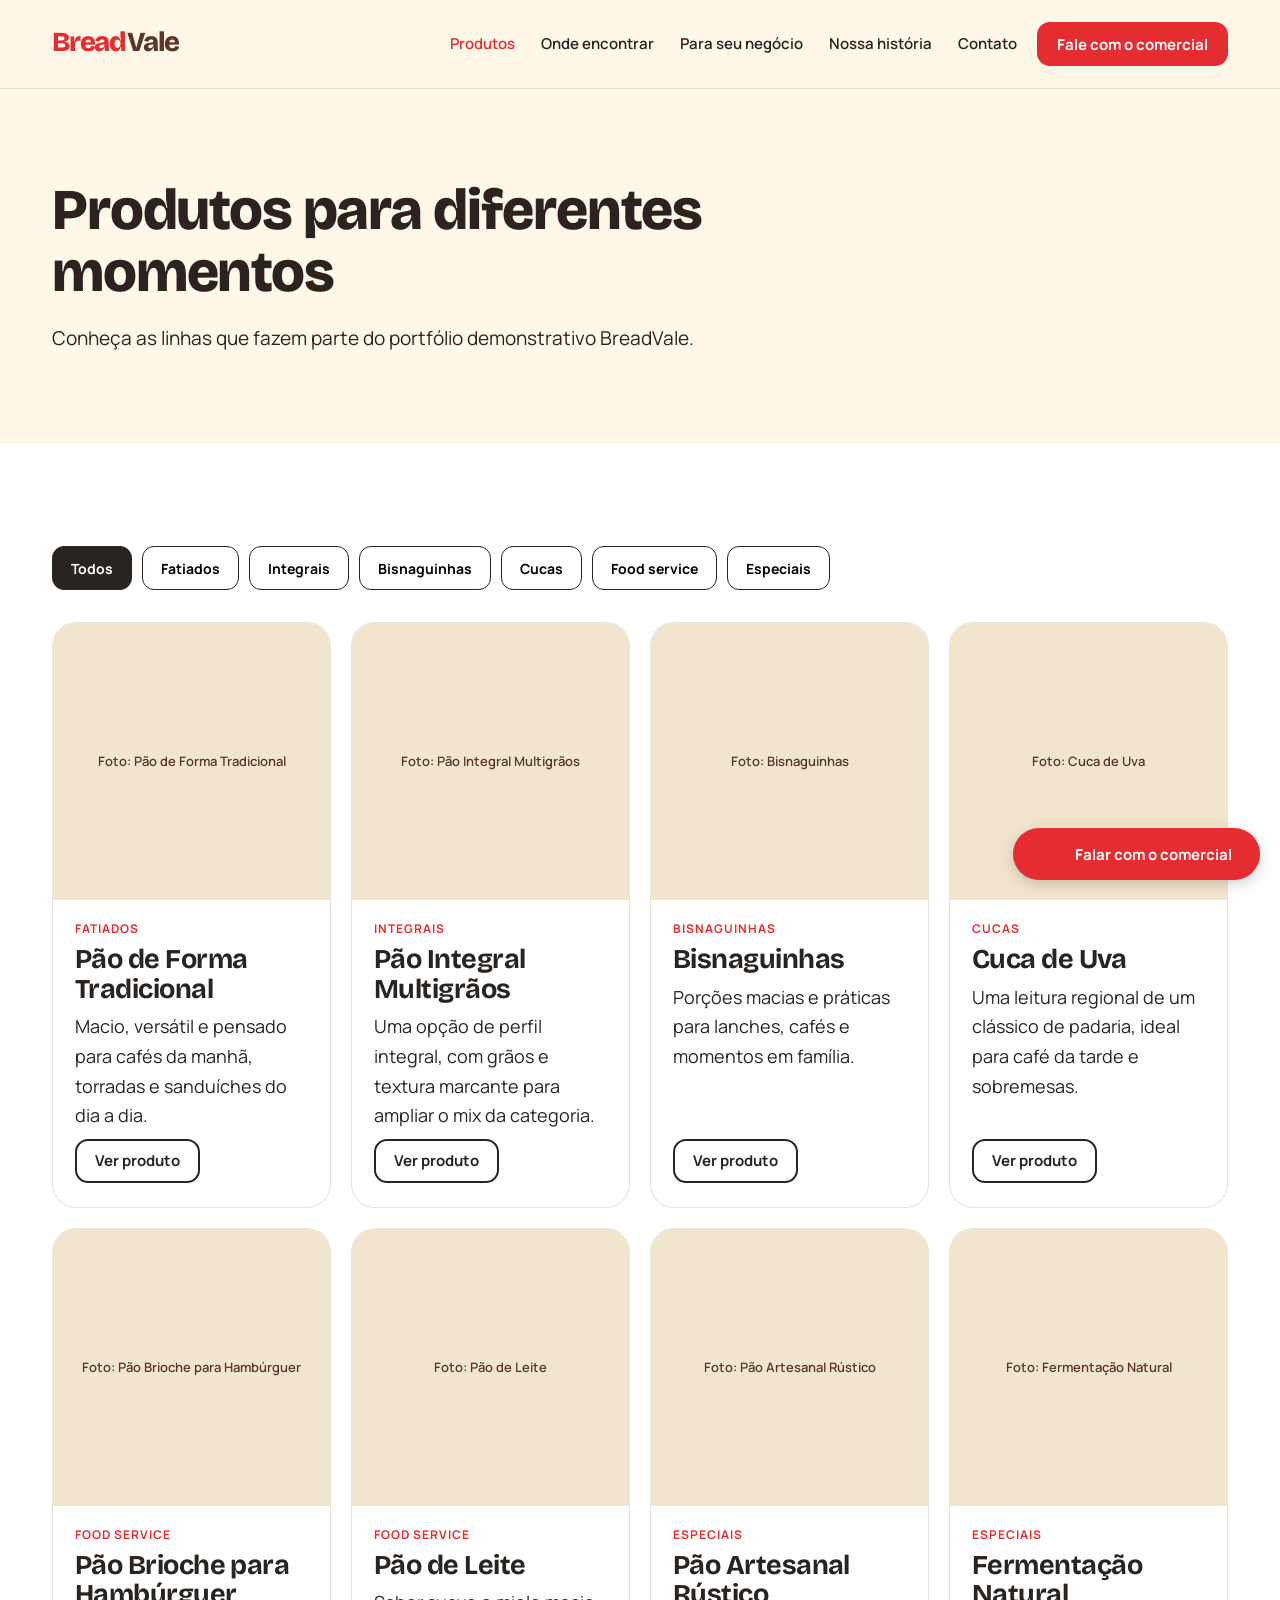
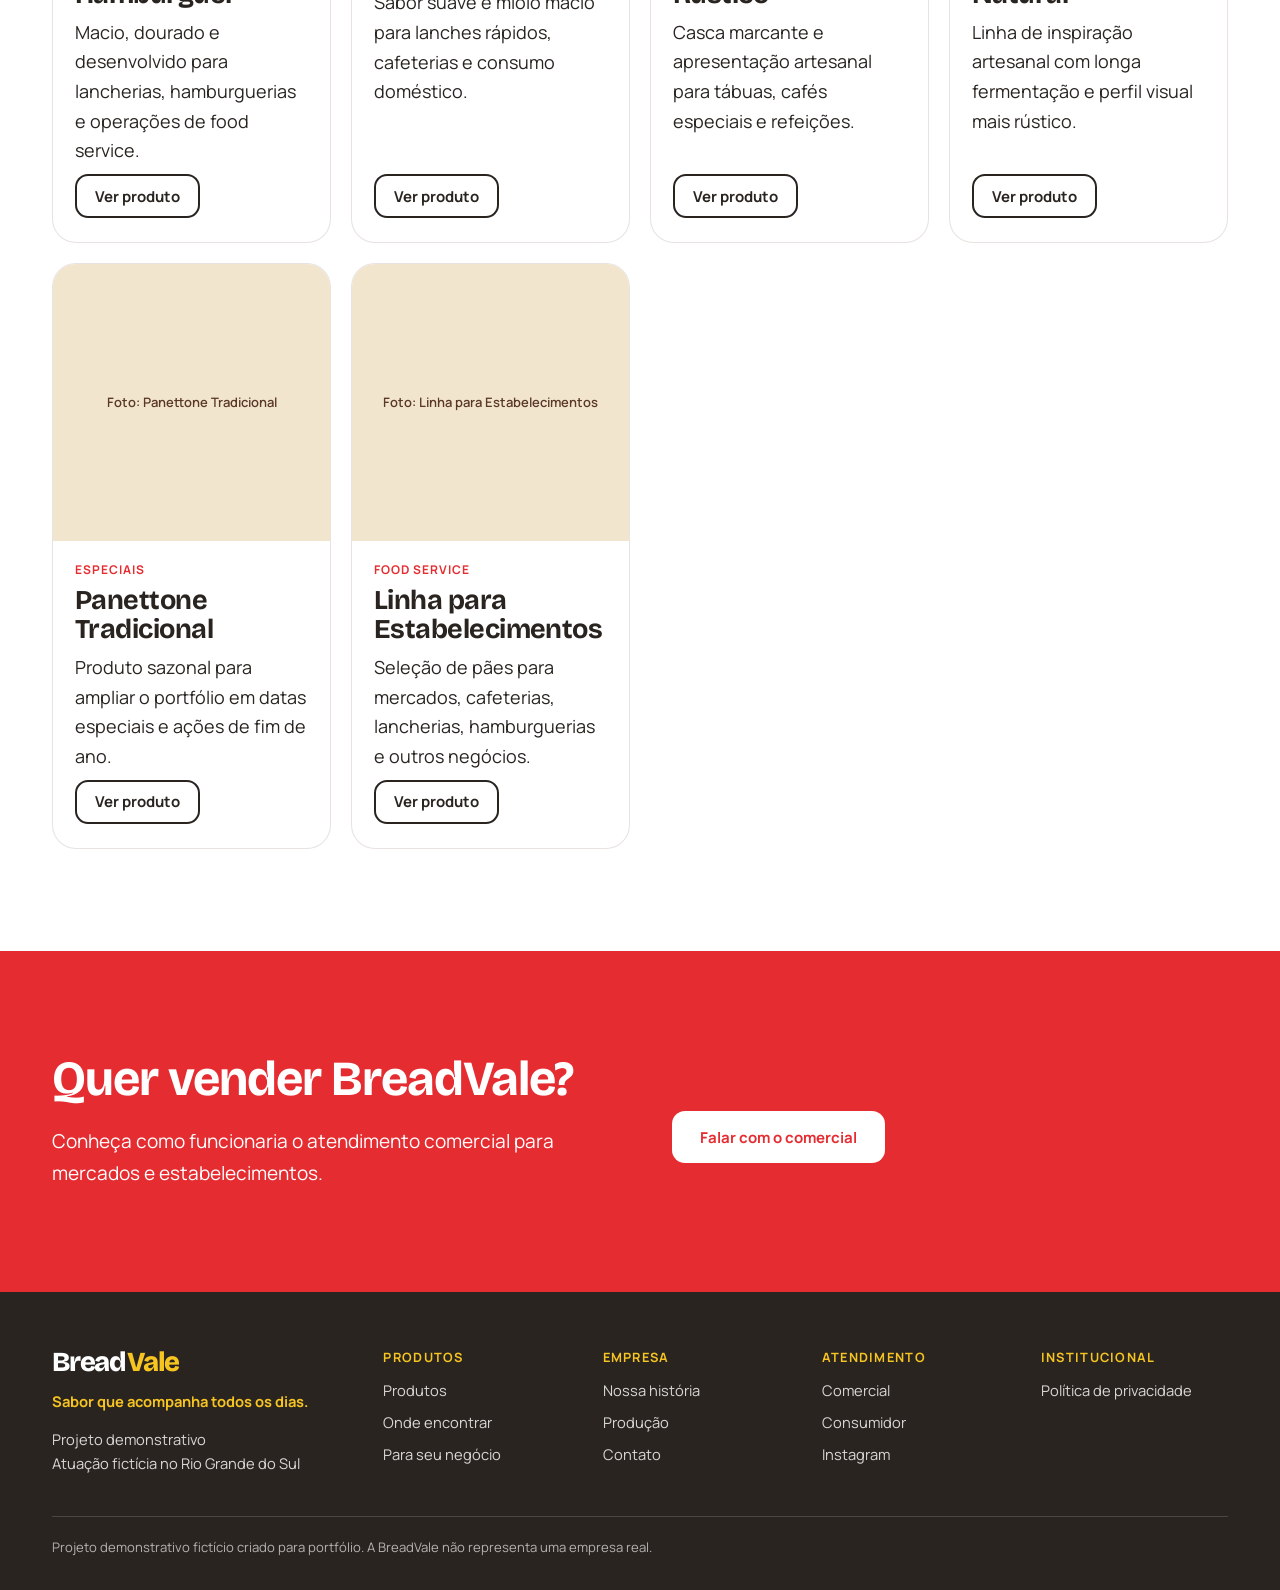
<file: produtos.html>
<!DOCTYPE html>
<html lang="pt-BR"><head><meta charset="utf-8"><meta name="viewport" content="width=device-width,initial-scale=1">
<title>Produtos | BreadVale Alimentos</title><meta name="description" content="Conheça o portfólio demonstrativo BreadVale: pães fatiados, integrais, bisnaguinhas, cucas, brioches, artesanais e linhas para estabelecimentos.">
<link rel="canonical" href="https://SEU-DOMINIO.com.br/produtos.html">
<meta property="og:type" content="website"><meta property="og:locale" content="pt_BR"><meta property="og:title" content="Produtos | BreadVale Alimentos"><meta property="og:description" content="Pães e produtos de panificação para diferentes momentos e negócios.">
<link rel="icon" href="assets/icons/favicon.svg" type="image/svg+xml"><link rel="stylesheet" href="css/styles.css"></head>
<body data-page="produtos"><a class="skip" href="#main">Ir para o conteúdo</a><div id="site-header"></div><main id="main">
<section class="page-hero"><div class="container"><h1>Produtos para diferentes momentos</h1><p class="lead">Conheça as linhas que fazem parte do portfólio demonstrativo BreadVale.</p></div></section>
<section class="section"><div class="container">
<div class="filters" role="group" aria-label="Filtrar por categoria" data-render="filters"></div>
<div class="cards" data-render="products" data-full></div></div></section>
<section class="section bg-red"><div class="container split"><div><h2>Quer vender BreadVale?</h2><p class="lead">Conheça como funcionaria o atendimento comercial para mercados e estabelecimentos.</p></div>
<div class="btns"><a class="btn btn-light" data-wa href="#">Falar com o comercial</a></div></div></section>
</main><div id="site-footer"></div><script src="js/script.js"></script></body></html>
</file>
<file: css/styles.css>
@import url('https://fonts.googleapis.com/css2?family=Bricolage+Grotesque:opsz,wght@12..96,600;12..96,700;12..96,800&family=Manrope:wght@400;600;700&display=swap');
/* 1. RESET */
*,*::before,*::after{box-sizing:border-box}
body,h1,h2,h3,p,ul,ol{margin:0}
ul,ol{padding:0;list-style:none}
img{max-width:100%;display:block}
a{color:inherit}
[hidden]{display:none!important}
/* 2. VARIABLES */
:root{--red:#E52C31;--red-d:#BD2028;--yellow:#F7C521;--cream:#FFF7E8;--beige:#F2E5CE;--brown:#5A3828;--dark:#292420;--line:rgba(90,56,40,.14);--r:24px;--fh:'Bricolage Grotesque',system-ui,sans-serif;--fb:'Manrope',system-ui,sans-serif}
/* 3. TYPOGRAPHY */
body{font:400 clamp(16px,.35vw + 14.6px,18px)/1.65 var(--fb);color:var(--dark);background:#fff}
h1,h2,h3{font-family:var(--fh);line-height:1.08;letter-spacing:-.02em}
h1{font-size:clamp(2.4rem,1.6rem + 3.6vw,4.4rem);font-weight:800}
h2{font-size:clamp(1.9rem,1.3rem + 2.2vw,3.2rem);font-weight:700}
h3{font-size:clamp(1.3rem,1.1rem + .8vw,1.7rem);font-weight:700}
main p+p{margin-top:1em}
.lead{font-size:1.06em;max-width:56ch;margin-top:20px}
.eyebrow{font:700 .78rem/1.2 var(--fb);letter-spacing:.12em;text-transform:uppercase;color:var(--red);margin-bottom:16px;display:flex;align-items:center;gap:10px}
.eyebrow::before{content:"";width:22px;height:4px;border-radius:2px;background:var(--yellow);flex:none}
.bg-red .eyebrow{color:#fff}.bg-dark .eyebrow{color:var(--yellow)}
.sign{font:800 1.4rem var(--fh);color:var(--red)}
/* 4. LAYOUT */
.container{width:100%;max-width:1240px;margin-inline:auto;padding-inline:20px}
.section{padding-block:clamp(56px,8vw,112px)}
.bg-cream{background:var(--cream)}.bg-beige{background:var(--beige)}
.bg-dark{background:var(--dark);color:#fff}.bg-red{background:var(--red);color:#fff}
.split{display:grid;gap:clamp(28px,5vw,72px);align-items:center}
.sec-head{max-width:640px;margin-bottom:40px}.sec-head p:not(.eyebrow){margin-top:14px}
.more{margin-top:32px}
.skip{position:absolute;left:-999px}.skip:focus{left:8px;top:8px;z-index:99;background:#fff;padding:10px 14px;border-radius:8px}
:focus-visible{outline:3px solid var(--dark);outline-offset:3px}
.bg-dark :focus-visible,.bg-red :focus-visible{outline-color:#fff}
/* 5. HEADER */
.site-header{position:sticky;top:0;z-index:50;background:rgba(255,247,232,.97);border-bottom:1px solid var(--line);--h:88px}
.site-header.scrolled{--h:68px}
.bar{display:flex;align-items:center;gap:20px;height:var(--h);transition:height .25s}
.logo{margin-right:auto;text-decoration:none}.logo img{height:calc(var(--h) - 22px);width:auto;max-width:min(210px,34vw);object-fit:contain;transition:height .25s}
.logo-txt{font:800 1.6rem var(--fh);color:var(--red)}
.nav{display:none;position:absolute;left:0;right:0;top:100%;background:#fff;padding:12px 20px 24px;border-bottom:1px solid var(--line);flex-direction:column;gap:4px}
.nav.open{display:flex}
.nav a:not(.btn){padding:12px 0;font-weight:600;font-size:15px;text-decoration:none}
.nav a:not(.btn):hover,.nav a[aria-current]{color:var(--red)}
.nav-cta{margin-top:12px}.hdr-cta{display:none}
.burger{width:44px;height:44px;border:1.5px solid var(--dark);border-radius:12px;background:none;display:grid;place-content:center;gap:5px;cursor:pointer}
.burger i{display:block;width:20px;height:2px;background:var(--dark)}
/* 6. BUTTONS */
.btn{display:inline-flex;align-items:center;justify-content:center;gap:10px;min-height:52px;padding:0 26px;border-radius:13px;font:700 15px var(--fb);text-decoration:none;border:2px solid transparent;transition:background .2s,color .2s,transform .2s;cursor:pointer}
.btn-primary{background:var(--red);color:#fff}.btn-primary:hover{background:var(--red-d);transform:translateY(-1px)}
.btn-outline{border-color:var(--dark);color:var(--dark);background:transparent}.btn-outline:hover{background:var(--dark);color:#fff}
.btn-light{background:#fff;color:var(--red)}.btn-light:hover{background:var(--cream);transform:translateY(-1px)}
.btn-outline-light{border-color:#fff;color:#fff}.btn-outline-light:hover{background:#fff;color:var(--red)}
.btn-sm{min-height:44px;padding:0 18px}
.btns{display:flex;flex-direction:column;gap:12px;margin-top:32px}
.hero-sign{margin-top:18px;font:700 .98rem var(--fb);color:var(--brown);opacity:.9}
/* 7. HERO */
.hero{background:var(--cream);padding-block:clamp(40px,6vw,88px);overflow:hidden}
.hero-art{position:relative;isolation:isolate}
.hero-art::before{content:"";position:absolute;inset:6% -5% -5% 12%;background:var(--red);border-radius:58% 42% 55% 45%/50% 55% 45% 50%;z-index:-1}
.hero-art::after{content:"";position:absolute;width:44px;height:44px;border-radius:50%;background:var(--yellow);left:2%;bottom:6%;z-index:-1}
.hero-art .media{aspect-ratio:5/4;border-radius:40px;background:rgba(255,247,232,.92);box-shadow:0 24px 60px rgba(90,56,40,.14)}
.page-hero{background:var(--cream);padding-block:clamp(48px,7vw,96px)}
.page-hero h1{font-size:clamp(2.1rem,1.4rem + 3vw,3.6rem);max-width:20ch}
.trust{border-bottom:1px solid var(--line)}
.trust ul{display:grid;grid-template-columns:1fr 1fr;gap:18px;padding-block:24px}
.trust li{display:flex;gap:12px;align-items:center;font-weight:600;font-size:.9rem;line-height:1.35}
.ic{flex:none;color:var(--red)}
/* 8. COMPONENTS */
.media{position:relative;overflow:hidden;background:var(--beige);border-radius:var(--r);aspect-ratio:4/3}
.media::after{content:attr(data-ph);position:absolute;inset:0;display:grid;place-items:center;padding:16px;text-align:center;font-size:13px;font-weight:600;color:var(--brown)}
.media img{position:absolute;inset:0;width:100%;height:100%;object-fit:cover;z-index:1}
.hero-art{animation:heroFloat 7s ease-in-out infinite}
.hero-art .media img{object-position:center center}
.card .media img,.insta .media img{transition:transform .45s ease, filter .35s ease}
.card:hover .media img,.insta .media:hover img{transform:scale(1.05)}
.map-wrap{display:grid;gap:14px;align-content:start}
.map-embed{width:100%;min-height:420px;border:0;border-radius:var(--r);box-shadow:0 20px 40px rgba(41,36,32,.12);background:var(--beige)}
.map-link{display:inline-flex;align-items:center;gap:10px;font-weight:700;text-decoration:none;color:var(--red)}
.map-link:hover{text-decoration:underline}
.bg-dark .media{background:#3a332d}.bg-dark .media::after{color:#e9d9bc}
.cards{display:grid;gap:20px;grid-template-columns:repeat(auto-fill,minmax(250px,1fr))}
.card{border:1px solid var(--line);border-radius:var(--r);overflow:hidden;background:#fff;display:flex;flex-direction:column;transition:transform .25s}
.card:hover{transform:translateY(-4px)}
.card .media{border-radius:0;aspect-ratio:1}
.card-body{padding:20px 22px 24px;display:flex;flex-direction:column;align-items:flex-start;gap:8px;flex:1}
.card-body p{flex:1}.tag{font:700 .75rem var(--fb);letter-spacing:.08em;text-transform:uppercase;color:var(--red)}
.moments{display:grid;grid-template-columns:1fr 1fr;gap:14px}.moments .media{aspect-ratio:4/5}
.cap{position:absolute;left:14px;bottom:14px;z-index:2;background:#fff;color:var(--dark);font-weight:700;font-size:.9rem;padding:8px 14px;border-radius:10px}
.pair{display:grid;gap:16px}
.checks{display:grid;gap:12px;margin-top:28px}
.checks li{position:relative;padding-left:30px;font-weight:600}
.checks li::before{content:"";position:absolute;left:0;top:.45em;width:14px;height:14px;border-radius:4px;background:var(--yellow)}
.chips{display:flex;flex-wrap:wrap;gap:10px;margin-top:24px}
.chips li{padding:10px 18px;border:1px solid var(--line);border-radius:12px;font-weight:600;background:#fff}
.insta{display:grid;grid-template-columns:repeat(3,1fr);gap:10px}.insta .media{aspect-ratio:1;border-radius:16px}
.routes{display:grid;gap:20px}
.route{padding:28px;border:1px solid var(--line);border-radius:var(--r);background:#fff;display:flex;flex-direction:column;align-items:flex-start;gap:14px}
.route p{flex:1;margin:0!important}
.steps{counter-reset:s;display:grid;gap:28px;grid-template-columns:repeat(auto-fit,minmax(220px,1fr))}
.steps li::before{counter-increment:s;content:counter(s);display:grid;place-items:center;width:44px;height:44px;border-radius:12px;background:var(--yellow);font:800 20px var(--fh);margin-bottom:14px}
.steps h3{font-size:1.25rem;margin-bottom:8px}
.timeline{border-left:3px solid var(--yellow);padding-left:28px;display:grid;gap:32px;max-width:640px;margin-top:32px}
.timeline li{position:relative}.timeline li::before{content:"";position:absolute;left:-37px;top:.5em;width:14px;height:14px;border-radius:50%;background:var(--red)}
.timeline b{font:800 1.6rem var(--fh);display:block}
.gallery{display:grid;gap:16px;margin-top:32px}
.info{display:grid;gap:14px;margin-top:24px}.info b{display:block;font-size:.8rem;text-transform:uppercase;letter-spacing:.08em;color:var(--brown)}
.map{aspect-ratio:1;max-width:460px}
@keyframes heroFloat{0%,100%{transform:translateY(0)}50%{transform:translateY(-10px)}}
/* 9. SECTIONS */
.filters{display:flex;flex-wrap:wrap;gap:10px;margin-bottom:32px}
.filters button{min-height:44px;padding:0 18px;border:1.5px solid var(--dark);border-radius:12px;background:#fff;font:700 14px var(--fb);cursor:pointer}
.filters button[aria-pressed=true]{background:var(--dark);color:#fff}
.search{display:flex;flex-direction:column;gap:12px;max-width:520px;margin-top:28px}
/* 10. FORMS */
.formbox{margin-top:48px;background:#fff;border-radius:var(--r);padding:clamp(22px,4vw,40px)}
.formbox h3{margin-bottom:24px}
.form{display:grid;gap:16px}
.field label{display:block;font-weight:700;font-size:14px;margin-bottom:6px}
.field input,.field select,.field textarea{width:100%;min-height:52px;padding:12px 14px;border:1.5px solid rgba(41,36,32,.35);border-radius:12px;font:inherit;background:#fff;color:var(--dark)}
.field textarea{min-height:130px;resize:vertical}
.field input:focus,.field select:focus,.field textarea:focus{outline:3px solid var(--dark);outline-offset:1px}
.form-status{font-weight:600;padding-left:12px;border-left:4px solid var(--yellow);margin-top:14px}
.form-status:empty{display:none}
/* 11. FOOTER */
.footer{padding-block:56px 32px;font-size:.92rem}
.fgrid{display:grid;gap:32px;grid-template-columns:1fr 1fr}.footer .brand{grid-column:1/-1}
.footer h3{font:700 .8rem var(--fb);letter-spacing:.1em;text-transform:uppercase;color:var(--yellow);margin-bottom:12px}
.footer li{margin-bottom:8px}.footer a{text-decoration:none;color:rgba(255,255,255,.82)}.footer a:hover{color:#fff;text-decoration:underline}
.footer .logo-txt{color:#fff}.footer address{font-style:normal;margin-top:14px;color:rgba(255,255,255,.82)}
.footer .sig{margin-top:12px;font-weight:700;color:var(--yellow)}
.copy{margin-top:40px;padding-top:20px;border-top:1px solid rgba(255,255,255,.16);font-size:.82rem;color:rgba(255,255,255,.65)}
/* 12. UTILITIES */
.wa-float{position:fixed;right:20px;bottom:20px;z-index:60}
.wa-float .btn{border-radius:999px;box-shadow:0 4px 14px rgba(0,0,0,.18)}
.toast{position:fixed;left:50%;bottom:96px;transform:translateX(-50%);background:var(--dark);color:#fff;padding:12px 18px;border-radius:12px;z-index:80;font:600 14px var(--fb);max-width:90vw;text-align:center}
.js .reveal{opacity:0;transform:translateY(14px);transition:opacity .6s,transform .6s}
.js .reveal.in{opacity:1;transform:none}
@media(prefers-reduced-motion:reduce){*{transition:none!important;scroll-behavior:auto!important}.js .reveal{opacity:1;transform:none}}
/* 13. RESPONSIVE */
@media(max-width:767px){
  body{padding-bottom:76px}
  .hero-art .media{aspect-ratio:4/5;border-radius:28px}
  .map-embed{min-height:320px}
  .logo img{max-width:180px}
  .wa-float{inset:auto 0 0 0;padding:10px 20px;background:#fff;border-top:1px solid var(--line)}
  .wa-float .btn{width:100%;border-radius:13px;box-shadow:none}
  .toast{bottom:90px}
}
@media(min-width:700px){
  .container{padding-inline:32px}
  .form{grid-template-columns:1fr 1fr}.form .full{grid-column:1/-1}
  .btns{flex-direction:row;flex-wrap:wrap}
  .trust ul{grid-template-columns:repeat(4,1fr)}
  .search{flex-direction:row}.search .field{flex:1}
  .gallery{grid-template-columns:repeat(3,1fr)}
}
@media(min-width:900px){
  .split{grid-template-columns:1fr 1fr}
  .routes{grid-template-columns:repeat(3,1fr)}
  .moments{grid-template-columns:repeat(4,1fr)}
  .fgrid{grid-template-columns:1.6fr 1fr 1fr 1fr 1fr}.footer .brand{grid-column:auto}
}
@media(min-width:960px){
  .nav{display:flex;position:static;flex-direction:row;background:none;padding:0;border:0;gap:26px}
  .nav-cta,.burger{display:none}.hdr-cta{display:inline-flex}
}
@media(min-width:1100px){.cards-5{grid-template-columns:repeat(5,1fr)}}
/* BreadVale: identidade tipográfica mantendo a estrutura e paleta originais */
.logo-txt{display:inline-flex;align-items:baseline;font:800 1.72rem/1 var(--fh);letter-spacing:-.055em;color:var(--red);white-space:nowrap}
.logo-vale{color:var(--brown);margin-left:.04em}.footer .logo-txt{color:#fff}.footer .logo-vale{color:var(--yellow)}
.sr-only{position:absolute;width:1px;height:1px;padding:0;margin:-1px;overflow:hidden;clip:rect(0,0,0,0);white-space:nowrap;border:0}
</file>
